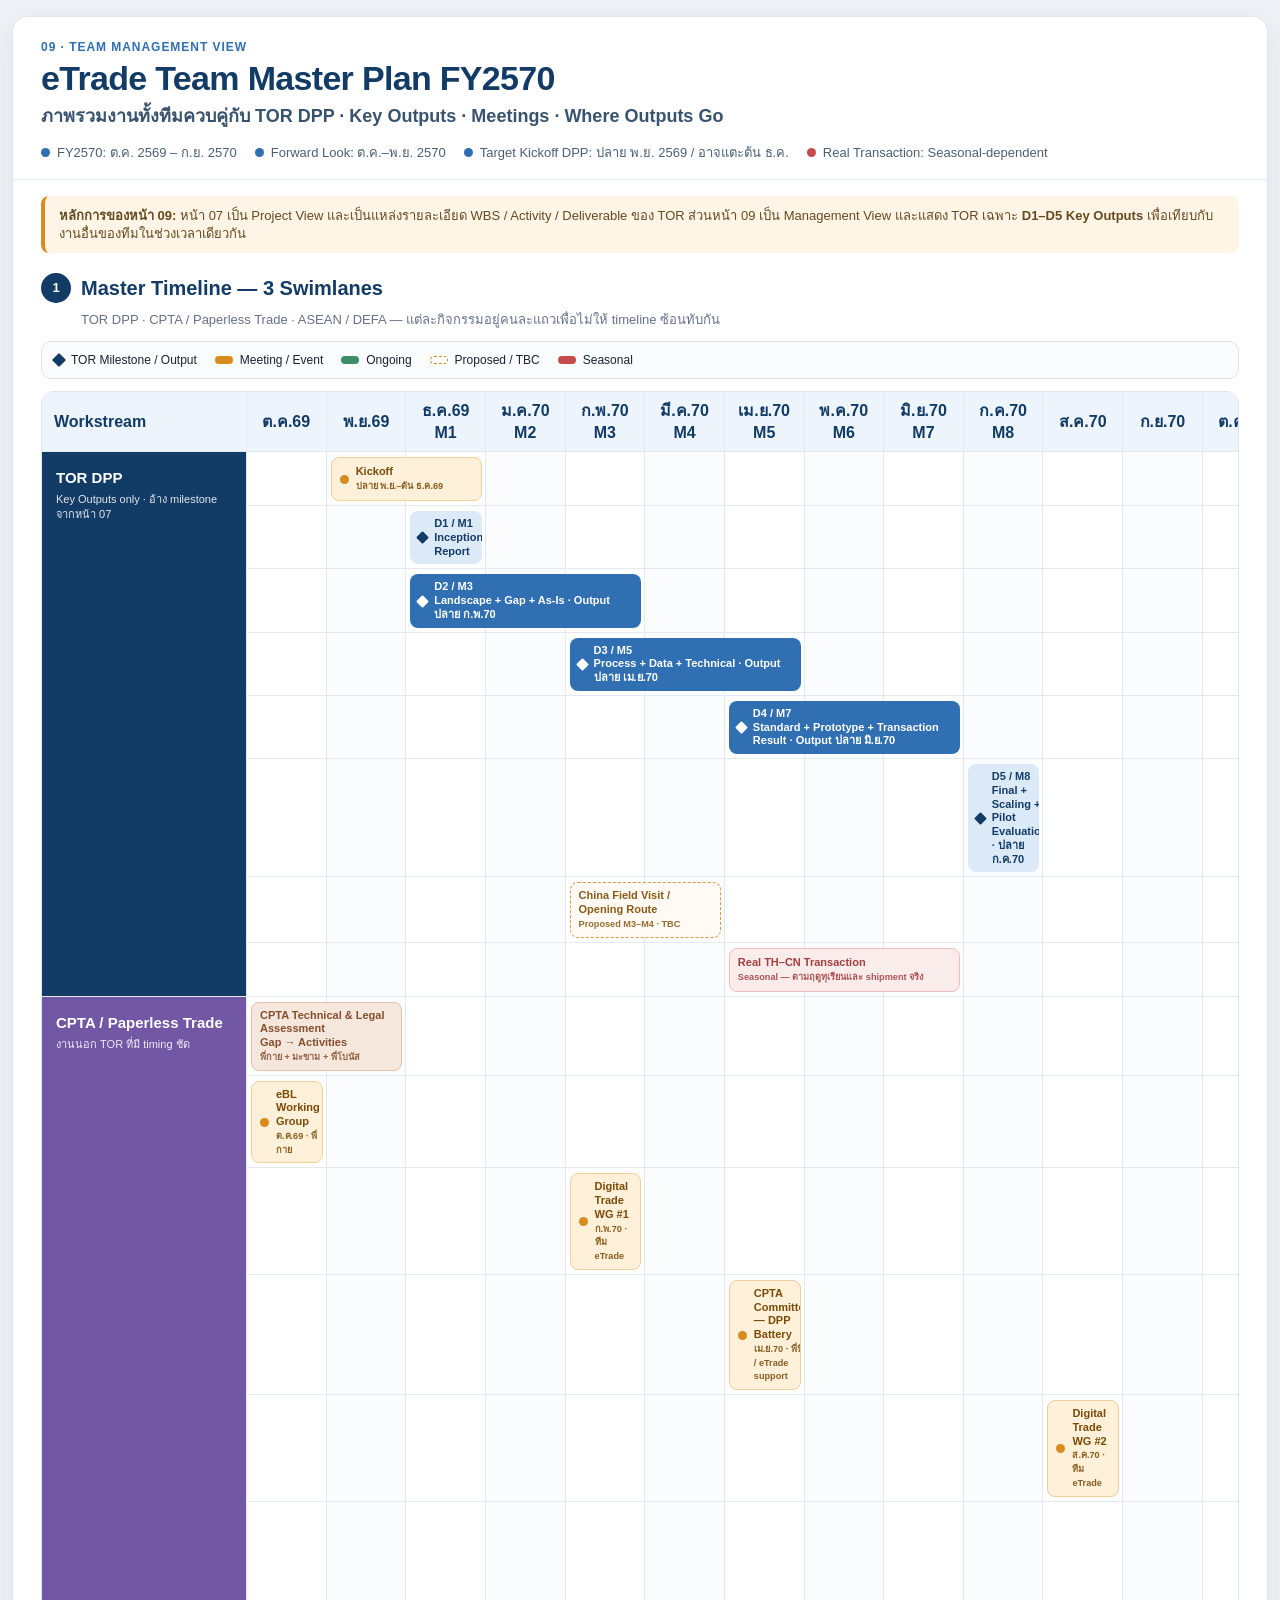
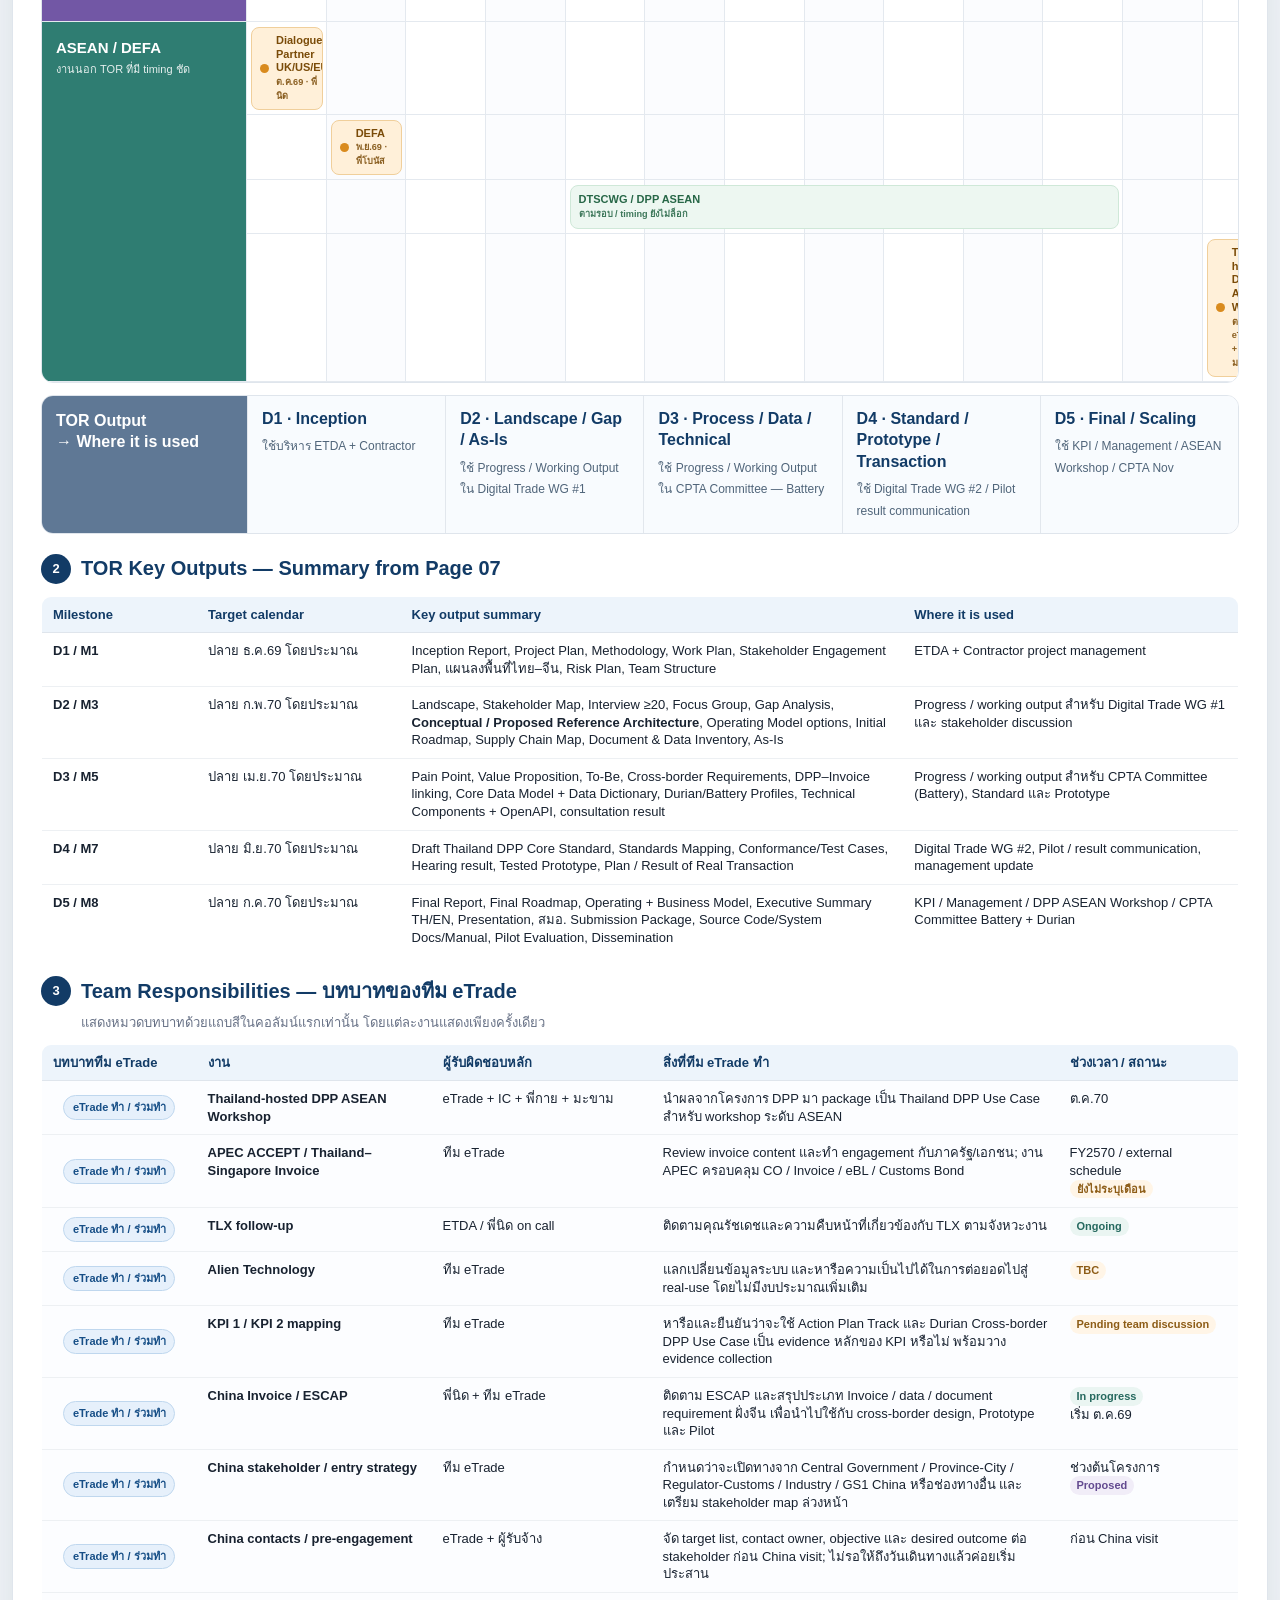
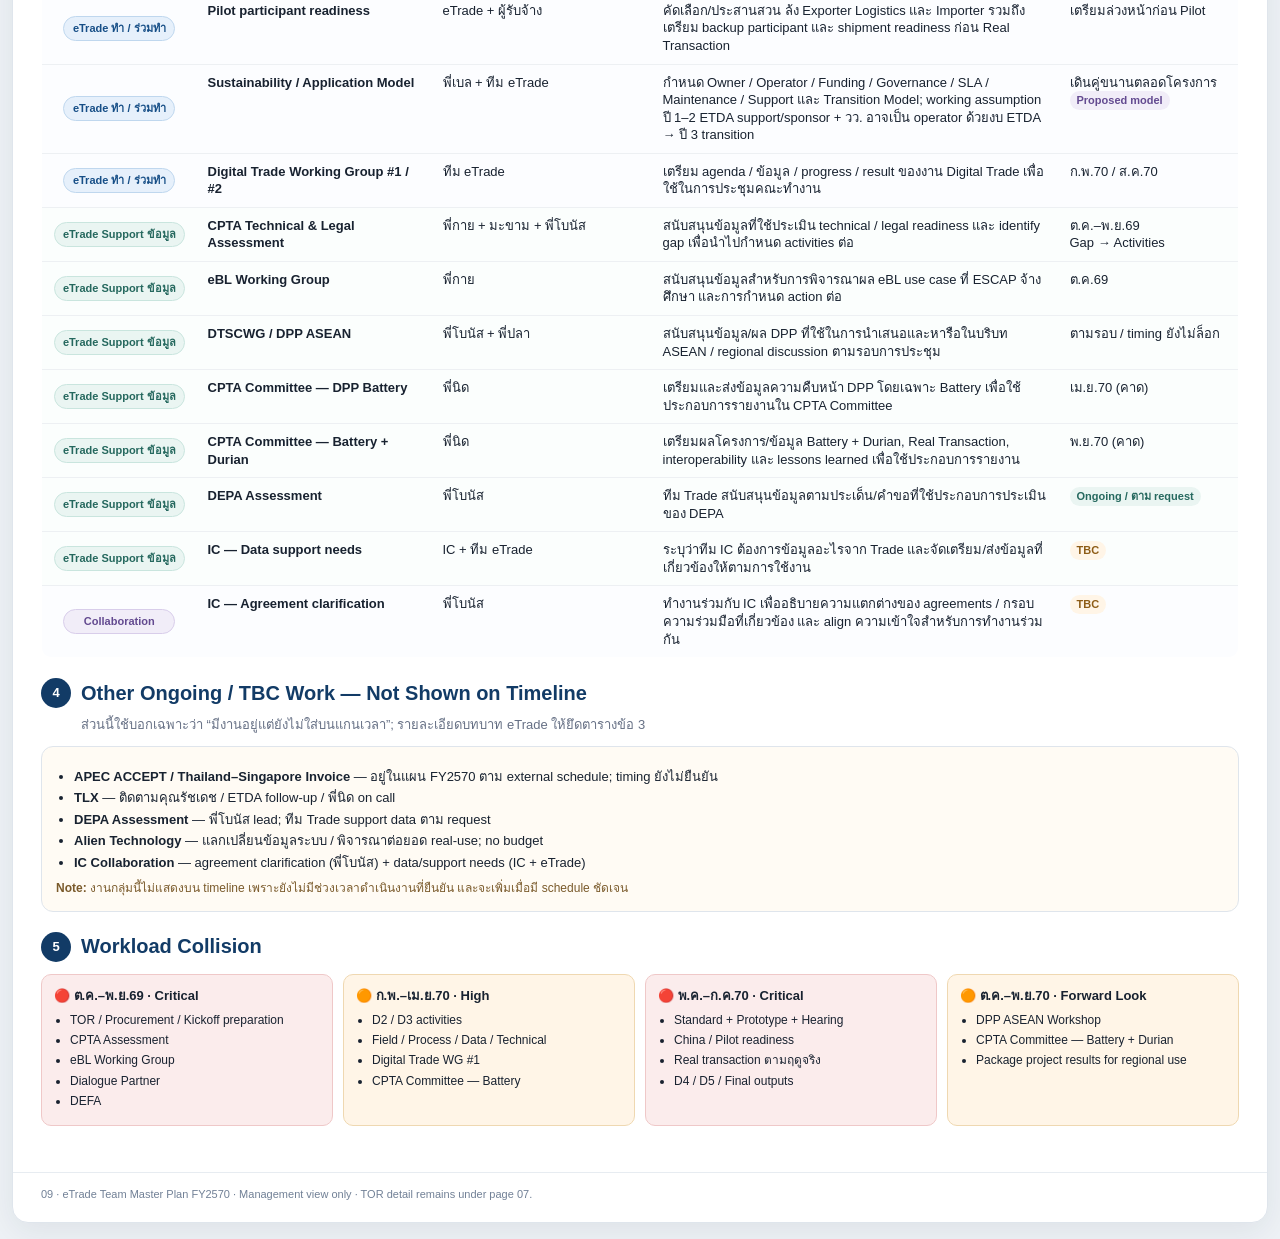
<file: 09_eTrade_Team_Master_Plan_FY2570_v8_roles_tags_only.html>
<!doctype html>
<html lang="th">
<head>
<meta charset="utf-8">
<meta name="viewport" content="width=device-width, initial-scale=1">
<title>09 · eTrade Team Master Plan FY2570</title>
<style>
:root{
  --navy:#123B66;
  --blue:#2F6FB2;
  --blue-2:#DCEAF8;
  --teal:#2F7D72;
  --teal-2:#EAF5F2;
  --purple:#7257A5;
  --purple-2:#F1EDF8;
  --amber:#D98B1E;
  --amber-2:#FFF5E7;
  --red:#C64B4B;
  --red-2:#FBECEC;
  --green:#3F8C68;
  --green-2:#EDF7F1;
  --gray:#667085;
  --gray-2:#DDE3EA;
  --gray-3:#F6F8FA;
  --text:#182230;
  --white:#fff;
}
*{box-sizing:border-box}
html{background:#eef2f6}
body{
  margin:0;
  font-family:"Noto Sans Thai","Leelawadee UI","Tahoma","Arial",sans-serif;
  color:var(--text);
  background:#eef2f6;
  line-height:1.35;
}
.page{
  width:min(1560px, calc(100vw - 24px));
  margin:16px auto;
  background:#fff;
  border:1px solid #dfe5ec;
  border-radius:16px;
  box-shadow:0 8px 32px rgba(24,34,48,.08);
  overflow:hidden;
}
.header{
  padding:22px 28px 18px;
  border-bottom:1px solid #e4e9ef;
  background:#fff;
}
.kicker{
  font-size:12px;
  font-weight:800;
  letter-spacing:.08em;
  text-transform:uppercase;
  color:var(--blue);
  margin-bottom:4px;
}
h1{
  margin:0;
  color:var(--navy);
  font-size:34px;
  line-height:1.12;
  letter-spacing:-.02em;
}
.subtitle{
  margin-top:7px;
  color:#39536f;
  font-size:18px;
  font-weight:700;
}
.header-meta{
  display:flex;
  flex-wrap:wrap;
  gap:10px 18px;
  margin-top:15px;
  font-size:13px;
  color:#4b5f73;
}
.meta-item{
  display:flex;
  align-items:center;
  gap:7px;
}
.dot{
  width:9px;height:9px;border-radius:50%;
  background:var(--blue);display:inline-block;flex:none;
}
.dot.red{background:var(--red)}
.note{
  margin:16px 28px 0;
  padding:11px 14px;
  border-left:4px solid var(--amber);
  border-radius:8px;
  background:var(--amber-2);
  color:#654a1f;
  font-size:13px;
}
.section{padding:20px 28px 0}
.section:last-of-type{padding-bottom:26px}
.section-title{
  display:flex;align-items:center;gap:10px;
  color:var(--navy);
  font-size:20px;font-weight:800;
  margin:0 0 12px;
}
.badge-no{
  width:30px;height:30px;border-radius:50%;
  display:inline-flex;align-items:center;justify-content:center;
  background:var(--navy);color:#fff;font-size:13px;flex:none;
}
.section-sub{
  margin:-4px 0 12px 40px;
  color:var(--gray);font-size:13px;
}
.legend{
  display:flex;flex-wrap:wrap;gap:10px 18px;
  padding:10px 12px;
  border:1px solid var(--gray-2);
  border-radius:10px;
  background:#fbfcfd;
  margin-bottom:12px;
  font-size:12px;
}
.legend-item{display:flex;align-items:center;gap:7px}
.swatch{width:18px;height:8px;border-radius:999px;background:var(--blue)}
.swatch.meeting{background:var(--amber)}
.swatch.ongoing{background:var(--green)}
.swatch.tbc{background:#fff;border:1px dashed var(--amber)}
.swatch.season{background:var(--red)}
.diamond{width:10px;height:10px;background:var(--navy);transform:rotate(45deg);display:inline-block;border-radius:1px}
.timeline-box{
  border:1px solid #dfe5ec;
  border-radius:12px;
  overflow-x:auto;
  background:#fff;
}
.timeline{
  min-width:1320px;
  display:grid;
  grid-template-columns:205px repeat(14,1fr);
  position:relative;
}
.tcell{
  min-height:106px;
  border-right:1px solid #e4e9ef;
  border-bottom:1px solid #e4e9ef;
  padding:8px;
  position:relative;
}
.thead{
  min-height:48px;
  background:#edf4fb;
  color:var(--navy);
  font-weight:800;
  display:flex;
  align-items:center;
  justify-content:center;
  text-align:center;
}
.thead:first-child{justify-content:flex-start;padding-left:12px}
.lane{
  color:#fff;
  font-weight:800;
  font-size:15px;
  display:flex;
  flex-direction:column;
  justify-content:center;
  padding:14px;
}
.lane small{
  font-size:11px;font-weight:500;opacity:.88;margin-top:4px
}
.lane.tor{background:var(--navy)}
.lane.cpta{background:var(--purple)}
.lane.asean{background:var(--teal)}
.month{background:#fff}
.month.alt{background:#fbfcfe}
.bar{
  margin:6px 3px;
  border-radius:8px;
  padding:6px 8px;
  font-size:11px;
  line-height:1.25;
  font-weight:700;
  min-height:36px;
  display:flex;
  align-items:center;
  gap:7px;
  z-index:5;
  align-self:start;
}
.bar.tor{background:var(--blue);color:#fff}
.bar.torlight{background:var(--blue-2);color:var(--navy)}
.bar.meeting{background:#fff0d9;color:#7a4b08;border:1px solid #f0cf9b}
.bar.assess{background:#f6e7dd;color:#834e2c;border:1px solid #e3c1aa}
.bar.asean{background:var(--green-2);color:#276747;border:1px solid #cfe8d8}
.bar.tbc{background:#fffaf3;color:#895b19;border:1px dashed #d79a42}
.bar.season{background:var(--red-2);color:#a13f3f;border:1px solid #edbcbc}
.bar .mini-diamond{width:9px;height:9px;background:#fff;transform:rotate(45deg);border-radius:1px;flex:none}
.bar.torlight .mini-diamond{background:var(--navy)}
.event-dot{width:9px;height:9px;border-radius:50%;background:var(--amber);flex:none}
.annotation{
  position:absolute;
  left:8px;right:8px;bottom:7px;
  padding-top:6px;
  border-top:1px dashed #cfd7e1;
  color:#52677b;
  font-size:10px;
  line-height:1.25;
}
.use-strip{
  display:grid;
  grid-template-columns:205px repeat(5,1fr);
  border:1px solid #dfe5ec;
  border-radius:12px;
  overflow:hidden;
  margin-top:12px;
}
.use-label{
  background:#5f7895;color:#fff;
  padding:14px;font-weight:800;
}
.use-box{
  padding:12px 14px;
  border-left:1px solid #e2e7ed;
  background:#f8fbfe;
}
.use-box b{display:block;color:var(--navy);margin-bottom:5px}
.use-box span{font-size:12px;color:#50657a}
.table{
  width:100%;
  border-collapse:collapse;
  border:1px solid #dfe5ec;
  border-radius:10px;
  overflow:hidden;
  font-size:13px;
}
.table th{
  text-align:left;
  background:#edf4fb;
  color:var(--navy);
  padding:9px 11px;
  border-bottom:1px solid #dfe5ec;
}
.table td{
  vertical-align:top;
  padding:9px 11px;
  border-bottom:1px solid #edf0f3;
}
.table tr:last-child td{border-bottom:0}
.tag{
  display:inline-block;
  padding:2px 7px;
  border-radius:999px;
  font-size:11px;
  font-weight:800;
  background:#e9eef4;
  color:#3f556b;
}
.tag.ongoing{background:var(--teal-2);color:#26695f}
.tag.pending{background:var(--amber-2);color:#8d5c16}
.tag.proposed{background:var(--purple-2);color:#634a90}
.grid2{display:grid;grid-template-columns:1fr 1fr;gap:14px}
.card{
  border:1px solid #dfe5ec;
  border-radius:12px;
  padding:14px;
  background:#fff;
}
.card h3{margin:0 0 8px;color:var(--navy);font-size:15px}
.card ul{margin:7px 0 0 18px;padding:0}
.card li{margin:4px 0;font-size:13px}
.soft-blue{background:#f7fbff}
.soft-green{background:#f7fbf9}
.soft-amber{background:#fffbf4}
.soft-red{background:#fff8f8}
.collision{
  display:grid;
  grid-template-columns:repeat(4,1fr);
  gap:10px;
}
.cblock{
  border-radius:10px;
  padding:12px;
  min-height:132px;
  border:1px solid #e4e7eb;
}
.cblock.critical{background:var(--red-2);border-color:#efc8c8}
.cblock.high{background:var(--amber-2);border-color:#efd8b1}
.cblock h4{margin:0 0 8px;font-size:13px}
.cblock ul{margin:0 0 0 16px;padding:0;font-size:12px}
.cblock li{margin:4px 0}
.footer{
  margin-top:20px;
  padding:14px 28px 20px;
  color:#718096;
  font-size:11px;
  border-top:1px solid #e7ecf1;
}

.role-note{
  display:flex;
  flex-wrap:wrap;
  gap:8px 14px;
  margin:-2px 0 12px 40px;
  font-size:12px;
  color:#56697d;
}
.role-key{
  display:inline-flex;
  align-items:center;
  gap:7px;
}
.role-chip{
  display:inline-block;
  min-width:112px;
  text-align:center;
  padding:4px 8px;
  border-radius:999px;
  font-size:11px;
  font-weight:800;
  white-space:nowrap;
}
.role-chip.do{
  background:#E6F0FB;
  color:#174F87;
  border:1px solid #BFD7EE;
}
.role-chip.support{
  background:#EAF5F2;
  color:#25685E;
  border:1px solid #C9E5DE;
}
.role-chip.collab{
  background:#F1EDF8;
  color:#634A90;
  border:1px solid #D8CDEA;
}
.role-table td:first-child{
  width:155px;
  text-align:center;
  vertical-align:middle;
}
.role-table .support-row{
  background:#FBFEFD;
}
.role-table .do-row{
  background:#FCFDFF;
}

@media(max-width:900px){
  h1{font-size:28px}
  .grid2,.collision{grid-template-columns:1fr}
}
@media print{
  html,body{background:#fff}
  body{print-color-adjust:exact;-webkit-print-color-adjust:exact}
  .page{width:100%;margin:0;box-shadow:none;border:0;border-radius:0}
  .timeline-box{overflow:visible}
  .timeline{min-width:0}
  .section{page-break-inside:avoid}
  @page{size:A4 landscape;margin:8mm}
}

/* v3: timeline items are placed on dedicated sub-rows to prevent overlap */
.timeline{grid-auto-rows:minmax(54px,auto)}
.timeline .tcell{min-height:54px}
.timeline .lane{align-self:stretch;justify-content:flex-start;padding-top:16px}
.timeline .bar{
  min-height:42px;
  height:auto;
  margin:5px 4px;
  align-self:stretch;
  justify-content:flex-start;
  overflow:hidden;
}
.timeline .bar small{font-weight:600;opacity:.88}
.timeline .month{min-height:54px}
@media print{
  .timeline{grid-auto-rows:minmax(45px,auto)}
  .timeline .tcell{min-height:45px}
  .timeline .bar{min-height:34px;font-size:9px;padding:4px 6px}
}

</style>
</head>
<body>
<div class="page">
  <header class="header">
    <div class="kicker">09 · Team Management View</div>
    <h1>eTrade Team Master Plan FY2570</h1>
    <div class="subtitle">ภาพรวมงานทั้งทีมควบคู่กับ TOR DPP · Key Outputs · Meetings · Where Outputs Go</div>
    <div class="header-meta">
      <div class="meta-item"><span class="dot"></span> FY2570: ต.ค. 2569 – ก.ย. 2570</div>
      <div class="meta-item"><span class="dot"></span> Forward Look: ต.ค.–พ.ย. 2570</div>
      <div class="meta-item"><span class="dot"></span> Target Kickoff DPP: ปลาย พ.ย. 2569 / อาจแตะต้น ธ.ค.</div>
      <div class="meta-item"><span class="dot red"></span> Real Transaction: Seasonal-dependent</div>
    </div>
  </header>

  <div class="note">
    <b>หลักการของหน้า 09:</b> หน้า 07 เป็น Project View และเป็นแหล่งรายละเอียด WBS / Activity / Deliverable ของ TOR
    ส่วนหน้า 09 เป็น Management View และแสดง TOR เฉพาะ <b>D1–D5 Key Outputs</b> เพื่อเทียบกับงานอื่นของทีมในช่วงเวลาเดียวกัน
  </div>

  <section class="section">
    <div class="section-title"><span class="badge-no">1</span>Master Timeline — 3 Swimlanes</div>
    <div class="section-sub">TOR DPP · CPTA / Paperless Trade · ASEAN / DEFA — แต่ละกิจกรรมอยู่คนละแถวเพื่อไม่ให้ timeline ซ้อนทับกัน</div>
    <div class="legend">
      <div class="legend-item"><span class="diamond"></span> TOR Milestone / Output</div>
      <div class="legend-item"><span class="swatch meeting"></span> Meeting / Event</div>
      <div class="legend-item"><span class="swatch ongoing"></span> Ongoing</div>
      <div class="legend-item"><span class="swatch tbc"></span> Proposed / TBC</div>
      <div class="legend-item"><span class="swatch season"></span> Seasonal</div>
    </div>

    <div class="timeline-box">
      <div class="timeline">
        <div class="tcell thead">Workstream</div>
        <div class="tcell thead">ต.ค.69</div>
        <div class="tcell thead">พ.ย.69</div>
        <div class="tcell thead">ธ.ค.69<br>M1</div>
        <div class="tcell thead">ม.ค.70<br>M2</div>
        <div class="tcell thead">ก.พ.70<br>M3</div>
        <div class="tcell thead">มี.ค.70<br>M4</div>
        <div class="tcell thead">เม.ย.70<br>M5</div>
        <div class="tcell thead">พ.ค.70<br>M6</div>
        <div class="tcell thead">มิ.ย.70<br>M7</div>
        <div class="tcell thead">ก.ค.70<br>M8</div>
        <div class="tcell thead">ส.ค.70</div>
        <div class="tcell thead">ก.ย.70</div>
        <div class="tcell thead">ต.ค.70</div>
        <div class="tcell thead">พ.ย.70</div>

        <!-- SWIMLANE 1: TOR DPP (rows 2-9) -->
        <div class="tcell lane tor" style="grid-column:1;grid-row:2 / span 8">
          TOR DPP
          <small>Key Outputs only · อ้าง milestone จากหน้า 07</small>
        </div>
        <div class="tcell month" style="grid-column:2;grid-row:2"></div>
<div class="tcell month alt" style="grid-column:3;grid-row:2"></div>
<div class="tcell month" style="grid-column:4;grid-row:2"></div>
<div class="tcell month alt" style="grid-column:5;grid-row:2"></div>
<div class="tcell month" style="grid-column:6;grid-row:2"></div>
<div class="tcell month alt" style="grid-column:7;grid-row:2"></div>
<div class="tcell month" style="grid-column:8;grid-row:2"></div>
<div class="tcell month alt" style="grid-column:9;grid-row:2"></div>
<div class="tcell month" style="grid-column:10;grid-row:2"></div>
<div class="tcell month alt" style="grid-column:11;grid-row:2"></div>
<div class="tcell month" style="grid-column:12;grid-row:2"></div>
<div class="tcell month alt" style="grid-column:13;grid-row:2"></div>
<div class="tcell month" style="grid-column:14;grid-row:2"></div>
<div class="tcell month alt" style="grid-column:15;grid-row:2"></div>
        <div class="tcell month" style="grid-column:2;grid-row:3"></div>
<div class="tcell month alt" style="grid-column:3;grid-row:3"></div>
<div class="tcell month" style="grid-column:4;grid-row:3"></div>
<div class="tcell month alt" style="grid-column:5;grid-row:3"></div>
<div class="tcell month" style="grid-column:6;grid-row:3"></div>
<div class="tcell month alt" style="grid-column:7;grid-row:3"></div>
<div class="tcell month" style="grid-column:8;grid-row:3"></div>
<div class="tcell month alt" style="grid-column:9;grid-row:3"></div>
<div class="tcell month" style="grid-column:10;grid-row:3"></div>
<div class="tcell month alt" style="grid-column:11;grid-row:3"></div>
<div class="tcell month" style="grid-column:12;grid-row:3"></div>
<div class="tcell month alt" style="grid-column:13;grid-row:3"></div>
<div class="tcell month" style="grid-column:14;grid-row:3"></div>
<div class="tcell month alt" style="grid-column:15;grid-row:3"></div>
        <div class="tcell month" style="grid-column:2;grid-row:4"></div>
<div class="tcell month alt" style="grid-column:3;grid-row:4"></div>
<div class="tcell month" style="grid-column:4;grid-row:4"></div>
<div class="tcell month alt" style="grid-column:5;grid-row:4"></div>
<div class="tcell month" style="grid-column:6;grid-row:4"></div>
<div class="tcell month alt" style="grid-column:7;grid-row:4"></div>
<div class="tcell month" style="grid-column:8;grid-row:4"></div>
<div class="tcell month alt" style="grid-column:9;grid-row:4"></div>
<div class="tcell month" style="grid-column:10;grid-row:4"></div>
<div class="tcell month alt" style="grid-column:11;grid-row:4"></div>
<div class="tcell month" style="grid-column:12;grid-row:4"></div>
<div class="tcell month alt" style="grid-column:13;grid-row:4"></div>
<div class="tcell month" style="grid-column:14;grid-row:4"></div>
<div class="tcell month alt" style="grid-column:15;grid-row:4"></div>
        <div class="tcell month" style="grid-column:2;grid-row:5"></div>
<div class="tcell month alt" style="grid-column:3;grid-row:5"></div>
<div class="tcell month" style="grid-column:4;grid-row:5"></div>
<div class="tcell month alt" style="grid-column:5;grid-row:5"></div>
<div class="tcell month" style="grid-column:6;grid-row:5"></div>
<div class="tcell month alt" style="grid-column:7;grid-row:5"></div>
<div class="tcell month" style="grid-column:8;grid-row:5"></div>
<div class="tcell month alt" style="grid-column:9;grid-row:5"></div>
<div class="tcell month" style="grid-column:10;grid-row:5"></div>
<div class="tcell month alt" style="grid-column:11;grid-row:5"></div>
<div class="tcell month" style="grid-column:12;grid-row:5"></div>
<div class="tcell month alt" style="grid-column:13;grid-row:5"></div>
<div class="tcell month" style="grid-column:14;grid-row:5"></div>
<div class="tcell month alt" style="grid-column:15;grid-row:5"></div>
        <div class="tcell month" style="grid-column:2;grid-row:6"></div>
<div class="tcell month alt" style="grid-column:3;grid-row:6"></div>
<div class="tcell month" style="grid-column:4;grid-row:6"></div>
<div class="tcell month alt" style="grid-column:5;grid-row:6"></div>
<div class="tcell month" style="grid-column:6;grid-row:6"></div>
<div class="tcell month alt" style="grid-column:7;grid-row:6"></div>
<div class="tcell month" style="grid-column:8;grid-row:6"></div>
<div class="tcell month alt" style="grid-column:9;grid-row:6"></div>
<div class="tcell month" style="grid-column:10;grid-row:6"></div>
<div class="tcell month alt" style="grid-column:11;grid-row:6"></div>
<div class="tcell month" style="grid-column:12;grid-row:6"></div>
<div class="tcell month alt" style="grid-column:13;grid-row:6"></div>
<div class="tcell month" style="grid-column:14;grid-row:6"></div>
<div class="tcell month alt" style="grid-column:15;grid-row:6"></div>
        <div class="tcell month" style="grid-column:2;grid-row:7"></div>
<div class="tcell month alt" style="grid-column:3;grid-row:7"></div>
<div class="tcell month" style="grid-column:4;grid-row:7"></div>
<div class="tcell month alt" style="grid-column:5;grid-row:7"></div>
<div class="tcell month" style="grid-column:6;grid-row:7"></div>
<div class="tcell month alt" style="grid-column:7;grid-row:7"></div>
<div class="tcell month" style="grid-column:8;grid-row:7"></div>
<div class="tcell month alt" style="grid-column:9;grid-row:7"></div>
<div class="tcell month" style="grid-column:10;grid-row:7"></div>
<div class="tcell month alt" style="grid-column:11;grid-row:7"></div>
<div class="tcell month" style="grid-column:12;grid-row:7"></div>
<div class="tcell month alt" style="grid-column:13;grid-row:7"></div>
<div class="tcell month" style="grid-column:14;grid-row:7"></div>
<div class="tcell month alt" style="grid-column:15;grid-row:7"></div>
        <div class="tcell month" style="grid-column:2;grid-row:8"></div>
<div class="tcell month alt" style="grid-column:3;grid-row:8"></div>
<div class="tcell month" style="grid-column:4;grid-row:8"></div>
<div class="tcell month alt" style="grid-column:5;grid-row:8"></div>
<div class="tcell month" style="grid-column:6;grid-row:8"></div>
<div class="tcell month alt" style="grid-column:7;grid-row:8"></div>
<div class="tcell month" style="grid-column:8;grid-row:8"></div>
<div class="tcell month alt" style="grid-column:9;grid-row:8"></div>
<div class="tcell month" style="grid-column:10;grid-row:8"></div>
<div class="tcell month alt" style="grid-column:11;grid-row:8"></div>
<div class="tcell month" style="grid-column:12;grid-row:8"></div>
<div class="tcell month alt" style="grid-column:13;grid-row:8"></div>
<div class="tcell month" style="grid-column:14;grid-row:8"></div>
<div class="tcell month alt" style="grid-column:15;grid-row:8"></div>
        <div class="tcell month" style="grid-column:2;grid-row:9"></div>
<div class="tcell month alt" style="grid-column:3;grid-row:9"></div>
<div class="tcell month" style="grid-column:4;grid-row:9"></div>
<div class="tcell month alt" style="grid-column:5;grid-row:9"></div>
<div class="tcell month" style="grid-column:6;grid-row:9"></div>
<div class="tcell month alt" style="grid-column:7;grid-row:9"></div>
<div class="tcell month" style="grid-column:8;grid-row:9"></div>
<div class="tcell month alt" style="grid-column:9;grid-row:9"></div>
<div class="tcell month" style="grid-column:10;grid-row:9"></div>
<div class="tcell month alt" style="grid-column:11;grid-row:9"></div>
<div class="tcell month" style="grid-column:12;grid-row:9"></div>
<div class="tcell month alt" style="grid-column:13;grid-row:9"></div>
<div class="tcell month" style="grid-column:14;grid-row:9"></div>
<div class="tcell month alt" style="grid-column:15;grid-row:9"></div>

        <div class="bar meeting" style="grid-column:3 / span 2;grid-row:2"><span class="event-dot"></span><span><b>Kickoff</b><br><small>ปลาย พ.ย.–ต้น ธ.ค.69</small></span></div>
        <div class="bar torlight" style="grid-column:4;grid-row:3"><span class="mini-diamond"></span><span><b>D1 / M1</b><br>Inception Report</span></div>
        <div class="bar tor" style="grid-column:4 / span 3;grid-row:4"><span class="mini-diamond"></span><span><b>D2 / M3</b><br>Landscape + Gap + As-Is · Output ปลาย ก.พ.70</span></div>
        <div class="bar tor" style="grid-column:6 / span 3;grid-row:5"><span class="mini-diamond"></span><span><b>D3 / M5</b><br>Process + Data + Technical · Output ปลาย เม.ย.70</span></div>
        <div class="bar tor" style="grid-column:8 / span 3;grid-row:6"><span class="mini-diamond"></span><span><b>D4 / M7</b><br>Standard + Prototype + Transaction Result · Output ปลาย มิ.ย.70</span></div>
        <div class="bar torlight" style="grid-column:11;grid-row:7"><span class="mini-diamond"></span><span><b>D5 / M8</b><br>Final + Scaling + Pilot Evaluation · ปลาย ก.ค.70</span></div>
        <div class="bar tbc" style="grid-column:6 / span 2;grid-row:8"><span><b>China Field Visit / Opening Route</b><br><small>Proposed M3–M4 · TBC</small></span></div>
        <div class="bar season" style="grid-column:8 / span 3;grid-row:9"><span><b>Real TH–CN Transaction</b><br><small>Seasonal — ตามฤดูทุเรียนและ shipment จริง</small></span></div>

        <!-- SWIMLANE 2: CPTA / Paperless Trade (rows 10-15) -->
        <div class="tcell lane cpta" style="grid-column:1;grid-row:10 / span 6">
          CPTA / Paperless Trade
          <small>งานนอก TOR ที่มี timing ชัด</small>
        </div>
        <div class="tcell month" style="grid-column:2;grid-row:10"></div>
<div class="tcell month alt" style="grid-column:3;grid-row:10"></div>
<div class="tcell month" style="grid-column:4;grid-row:10"></div>
<div class="tcell month alt" style="grid-column:5;grid-row:10"></div>
<div class="tcell month" style="grid-column:6;grid-row:10"></div>
<div class="tcell month alt" style="grid-column:7;grid-row:10"></div>
<div class="tcell month" style="grid-column:8;grid-row:10"></div>
<div class="tcell month alt" style="grid-column:9;grid-row:10"></div>
<div class="tcell month" style="grid-column:10;grid-row:10"></div>
<div class="tcell month alt" style="grid-column:11;grid-row:10"></div>
<div class="tcell month" style="grid-column:12;grid-row:10"></div>
<div class="tcell month alt" style="grid-column:13;grid-row:10"></div>
<div class="tcell month" style="grid-column:14;grid-row:10"></div>
<div class="tcell month alt" style="grid-column:15;grid-row:10"></div>
        <div class="tcell month" style="grid-column:2;grid-row:11"></div>
<div class="tcell month alt" style="grid-column:3;grid-row:11"></div>
<div class="tcell month" style="grid-column:4;grid-row:11"></div>
<div class="tcell month alt" style="grid-column:5;grid-row:11"></div>
<div class="tcell month" style="grid-column:6;grid-row:11"></div>
<div class="tcell month alt" style="grid-column:7;grid-row:11"></div>
<div class="tcell month" style="grid-column:8;grid-row:11"></div>
<div class="tcell month alt" style="grid-column:9;grid-row:11"></div>
<div class="tcell month" style="grid-column:10;grid-row:11"></div>
<div class="tcell month alt" style="grid-column:11;grid-row:11"></div>
<div class="tcell month" style="grid-column:12;grid-row:11"></div>
<div class="tcell month alt" style="grid-column:13;grid-row:11"></div>
<div class="tcell month" style="grid-column:14;grid-row:11"></div>
<div class="tcell month alt" style="grid-column:15;grid-row:11"></div>
        <div class="tcell month" style="grid-column:2;grid-row:12"></div>
<div class="tcell month alt" style="grid-column:3;grid-row:12"></div>
<div class="tcell month" style="grid-column:4;grid-row:12"></div>
<div class="tcell month alt" style="grid-column:5;grid-row:12"></div>
<div class="tcell month" style="grid-column:6;grid-row:12"></div>
<div class="tcell month alt" style="grid-column:7;grid-row:12"></div>
<div class="tcell month" style="grid-column:8;grid-row:12"></div>
<div class="tcell month alt" style="grid-column:9;grid-row:12"></div>
<div class="tcell month" style="grid-column:10;grid-row:12"></div>
<div class="tcell month alt" style="grid-column:11;grid-row:12"></div>
<div class="tcell month" style="grid-column:12;grid-row:12"></div>
<div class="tcell month alt" style="grid-column:13;grid-row:12"></div>
<div class="tcell month" style="grid-column:14;grid-row:12"></div>
<div class="tcell month alt" style="grid-column:15;grid-row:12"></div>
        <div class="tcell month" style="grid-column:2;grid-row:13"></div>
<div class="tcell month alt" style="grid-column:3;grid-row:13"></div>
<div class="tcell month" style="grid-column:4;grid-row:13"></div>
<div class="tcell month alt" style="grid-column:5;grid-row:13"></div>
<div class="tcell month" style="grid-column:6;grid-row:13"></div>
<div class="tcell month alt" style="grid-column:7;grid-row:13"></div>
<div class="tcell month" style="grid-column:8;grid-row:13"></div>
<div class="tcell month alt" style="grid-column:9;grid-row:13"></div>
<div class="tcell month" style="grid-column:10;grid-row:13"></div>
<div class="tcell month alt" style="grid-column:11;grid-row:13"></div>
<div class="tcell month" style="grid-column:12;grid-row:13"></div>
<div class="tcell month alt" style="grid-column:13;grid-row:13"></div>
<div class="tcell month" style="grid-column:14;grid-row:13"></div>
<div class="tcell month alt" style="grid-column:15;grid-row:13"></div>
        <div class="tcell month" style="grid-column:2;grid-row:14"></div>
<div class="tcell month alt" style="grid-column:3;grid-row:14"></div>
<div class="tcell month" style="grid-column:4;grid-row:14"></div>
<div class="tcell month alt" style="grid-column:5;grid-row:14"></div>
<div class="tcell month" style="grid-column:6;grid-row:14"></div>
<div class="tcell month alt" style="grid-column:7;grid-row:14"></div>
<div class="tcell month" style="grid-column:8;grid-row:14"></div>
<div class="tcell month alt" style="grid-column:9;grid-row:14"></div>
<div class="tcell month" style="grid-column:10;grid-row:14"></div>
<div class="tcell month alt" style="grid-column:11;grid-row:14"></div>
<div class="tcell month" style="grid-column:12;grid-row:14"></div>
<div class="tcell month alt" style="grid-column:13;grid-row:14"></div>
<div class="tcell month" style="grid-column:14;grid-row:14"></div>
<div class="tcell month alt" style="grid-column:15;grid-row:14"></div>
        <div class="tcell month" style="grid-column:2;grid-row:15"></div>
<div class="tcell month alt" style="grid-column:3;grid-row:15"></div>
<div class="tcell month" style="grid-column:4;grid-row:15"></div>
<div class="tcell month alt" style="grid-column:5;grid-row:15"></div>
<div class="tcell month" style="grid-column:6;grid-row:15"></div>
<div class="tcell month alt" style="grid-column:7;grid-row:15"></div>
<div class="tcell month" style="grid-column:8;grid-row:15"></div>
<div class="tcell month alt" style="grid-column:9;grid-row:15"></div>
<div class="tcell month" style="grid-column:10;grid-row:15"></div>
<div class="tcell month alt" style="grid-column:11;grid-row:15"></div>
<div class="tcell month" style="grid-column:12;grid-row:15"></div>
<div class="tcell month alt" style="grid-column:13;grid-row:15"></div>
<div class="tcell month" style="grid-column:14;grid-row:15"></div>
<div class="tcell month alt" style="grid-column:15;grid-row:15"></div>

        <div class="bar assess" style="grid-column:2 / span 2;grid-row:10"><span><b>CPTA Technical &amp; Legal Assessment</b><br>Gap → Activities<br><small>พี่กาย + มะขาม + พี่โบนัส</small></span></div>
        <div class="bar meeting" style="grid-column:2;grid-row:11"><span class="event-dot"></span><span><b>eBL Working Group</b><br><small>ต.ค.69 · พี่กาย</small></span></div>
        <div class="bar meeting" style="grid-column:6;grid-row:12"><span class="event-dot"></span><span><b>Digital Trade WG #1</b><br><small>ก.พ.70 · ทีม eTrade</small></span></div>
        <div class="bar meeting" style="grid-column:8;grid-row:13"><span class="event-dot"></span><span><b>CPTA Committee — DPP Battery</b><br><small>เม.ย.70 · พี่นิด / eTrade support</small></span></div>
        <div class="bar meeting" style="grid-column:12;grid-row:14"><span class="event-dot"></span><span><b>Digital Trade WG #2</b><br><small>ส.ค.70 · ทีม eTrade</small></span></div>
        <div class="bar meeting" style="grid-column:15;grid-row:15"><span class="event-dot"></span><span><b>CPTA Committee — Battery + Durian</b><br><small>พ.ย.70 · พี่นิด / eTrade support</small></span></div>

        <!-- SWIMLANE 3: ASEAN / DEFA (rows 16-19) -->
        <div class="tcell lane asean" style="grid-column:1;grid-row:16 / span 4">
          ASEAN / DEFA
          <small>งานนอก TOR ที่มี timing ชัด</small>
        </div>
        <div class="tcell month" style="grid-column:2;grid-row:16"></div>
<div class="tcell month alt" style="grid-column:3;grid-row:16"></div>
<div class="tcell month" style="grid-column:4;grid-row:16"></div>
<div class="tcell month alt" style="grid-column:5;grid-row:16"></div>
<div class="tcell month" style="grid-column:6;grid-row:16"></div>
<div class="tcell month alt" style="grid-column:7;grid-row:16"></div>
<div class="tcell month" style="grid-column:8;grid-row:16"></div>
<div class="tcell month alt" style="grid-column:9;grid-row:16"></div>
<div class="tcell month" style="grid-column:10;grid-row:16"></div>
<div class="tcell month alt" style="grid-column:11;grid-row:16"></div>
<div class="tcell month" style="grid-column:12;grid-row:16"></div>
<div class="tcell month alt" style="grid-column:13;grid-row:16"></div>
<div class="tcell month" style="grid-column:14;grid-row:16"></div>
<div class="tcell month alt" style="grid-column:15;grid-row:16"></div>
        <div class="tcell month" style="grid-column:2;grid-row:17"></div>
<div class="tcell month alt" style="grid-column:3;grid-row:17"></div>
<div class="tcell month" style="grid-column:4;grid-row:17"></div>
<div class="tcell month alt" style="grid-column:5;grid-row:17"></div>
<div class="tcell month" style="grid-column:6;grid-row:17"></div>
<div class="tcell month alt" style="grid-column:7;grid-row:17"></div>
<div class="tcell month" style="grid-column:8;grid-row:17"></div>
<div class="tcell month alt" style="grid-column:9;grid-row:17"></div>
<div class="tcell month" style="grid-column:10;grid-row:17"></div>
<div class="tcell month alt" style="grid-column:11;grid-row:17"></div>
<div class="tcell month" style="grid-column:12;grid-row:17"></div>
<div class="tcell month alt" style="grid-column:13;grid-row:17"></div>
<div class="tcell month" style="grid-column:14;grid-row:17"></div>
<div class="tcell month alt" style="grid-column:15;grid-row:17"></div>
        <div class="tcell month" style="grid-column:2;grid-row:18"></div>
<div class="tcell month alt" style="grid-column:3;grid-row:18"></div>
<div class="tcell month" style="grid-column:4;grid-row:18"></div>
<div class="tcell month alt" style="grid-column:5;grid-row:18"></div>
<div class="tcell month" style="grid-column:6;grid-row:18"></div>
<div class="tcell month alt" style="grid-column:7;grid-row:18"></div>
<div class="tcell month" style="grid-column:8;grid-row:18"></div>
<div class="tcell month alt" style="grid-column:9;grid-row:18"></div>
<div class="tcell month" style="grid-column:10;grid-row:18"></div>
<div class="tcell month alt" style="grid-column:11;grid-row:18"></div>
<div class="tcell month" style="grid-column:12;grid-row:18"></div>
<div class="tcell month alt" style="grid-column:13;grid-row:18"></div>
<div class="tcell month" style="grid-column:14;grid-row:18"></div>
<div class="tcell month alt" style="grid-column:15;grid-row:18"></div>
        <div class="tcell month" style="grid-column:2;grid-row:19"></div>
<div class="tcell month alt" style="grid-column:3;grid-row:19"></div>
<div class="tcell month" style="grid-column:4;grid-row:19"></div>
<div class="tcell month alt" style="grid-column:5;grid-row:19"></div>
<div class="tcell month" style="grid-column:6;grid-row:19"></div>
<div class="tcell month alt" style="grid-column:7;grid-row:19"></div>
<div class="tcell month" style="grid-column:8;grid-row:19"></div>
<div class="tcell month alt" style="grid-column:9;grid-row:19"></div>
<div class="tcell month" style="grid-column:10;grid-row:19"></div>
<div class="tcell month alt" style="grid-column:11;grid-row:19"></div>
<div class="tcell month" style="grid-column:12;grid-row:19"></div>
<div class="tcell month alt" style="grid-column:13;grid-row:19"></div>
<div class="tcell month" style="grid-column:14;grid-row:19"></div>
<div class="tcell month alt" style="grid-column:15;grid-row:19"></div>

        <div class="bar meeting" style="grid-column:2;grid-row:16"><span class="event-dot"></span><span><b>Dialogue Partner UK/US/EU</b><br><small>ต.ค.69 · พี่นิด</small></span></div>
        <div class="bar meeting" style="grid-column:3;grid-row:17"><span class="event-dot"></span><span><b>DEFA</b><br><small>พ.ย.69 · พี่โบนัส</small></span></div>
        <div class="bar asean" style="grid-column:6 / span 7;grid-row:18"><span><b>DTSCWG / DPP ASEAN</b><br><small>ตามรอบ / timing ยังไม่ล็อก</small></span></div>
        <div class="bar meeting" style="grid-column:14;grid-row:19"><span class="event-dot"></span><span><b>Thailand-hosted DPP ASEAN Workshop</b><br><small>ต.ค.70 · eTrade + IC + พี่กาย + มะขาม</small></span></div>
      </div>
    </div>

    <div class="use-strip">
      <div class="use-label">TOR Output<br>→ Where it is used</div>
      <div class="use-box"><b>D1 · Inception</b><span>ใช้บริหาร ETDA + Contractor</span></div>
      <div class="use-box"><b>D2 · Landscape / Gap / As-Is</b><span>ใช้ Progress / Working Output ใน Digital Trade WG #1</span></div>
      <div class="use-box"><b>D3 · Process / Data / Technical</b><span>ใช้ Progress / Working Output ใน CPTA Committee — Battery</span></div>
      <div class="use-box"><b>D4 · Standard / Prototype / Transaction</b><span>ใช้ Digital Trade WG #2 / Pilot result communication</span></div>
      <div class="use-box"><b>D5 · Final / Scaling</b><span>ใช้ KPI / Management / ASEAN Workshop / CPTA Nov</span></div>
    </div>
  </section>

  <section class="section">
    <div class="section-title"><span class="badge-no">2</span>TOR Key Outputs — Summary from Page 07</div>
    <table class="table">
      <thead>
        <tr>
          <th style="width:13%">Milestone</th>
          <th style="width:17%">Target calendar</th>
          <th>Key output summary</th>
          <th style="width:28%">Where it is used</th>
        </tr>
      </thead>
      <tbody>
        <tr>
          <td><b>D1 / M1</b></td>
          <td>ปลาย ธ.ค.69 โดยประมาณ</td>
          <td>Inception Report, Project Plan, Methodology, Work Plan, Stakeholder Engagement Plan, แผนลงพื้นที่ไทย–จีน, Risk Plan, Team Structure</td>
          <td>ETDA + Contractor project management</td>
        </tr>
        <tr>
          <td><b>D2 / M3</b></td>
          <td>ปลาย ก.พ.70 โดยประมาณ</td>
          <td>Landscape, Stakeholder Map, Interview ≥20, Focus Group, Gap Analysis, <b>Conceptual / Proposed Reference Architecture</b>, Operating Model options, Initial Roadmap, Supply Chain Map, Document & Data Inventory, As-Is</td>
          <td>Progress / working output สำหรับ Digital Trade WG #1 และ stakeholder discussion</td>
        </tr>
        <tr>
          <td><b>D3 / M5</b></td>
          <td>ปลาย เม.ย.70 โดยประมาณ</td>
          <td>Pain Point, Value Proposition, To-Be, Cross-border Requirements, DPP–Invoice linking, Core Data Model + Data Dictionary, Durian/Battery Profiles, Technical Components + OpenAPI, consultation result</td>
          <td>Progress / working output สำหรับ CPTA Committee (Battery), Standard และ Prototype</td>
        </tr>
        <tr>
          <td><b>D4 / M7</b></td>
          <td>ปลาย มิ.ย.70 โดยประมาณ</td>
          <td>Draft Thailand DPP Core Standard, Standards Mapping, Conformance/Test Cases, Hearing result, Tested Prototype, Plan / Result of Real Transaction</td>
          <td>Digital Trade WG #2, Pilot / result communication, management update</td>
        </tr>
        <tr>
          <td><b>D5 / M8</b></td>
          <td>ปลาย ก.ค.70 โดยประมาณ</td>
          <td>Final Report, Final Roadmap, Operating + Business Model, Executive Summary TH/EN, Presentation, สมอ. Submission Package, Source Code/System Docs/Manual, Pilot Evaluation, Dissemination</td>
          <td>KPI / Management / DPP ASEAN Workshop / CPTA Committee Battery + Durian</td>
        </tr>
      </tbody>
    </table>
  </section>

  <section class="section">
    <div class="section-title"><span class="badge-no">3</span>Team Responsibilities — บทบาทของทีม eTrade</div>
    <div class="section-sub">แสดงหมวดบทบาทด้วยแถบสีในคอลัมน์แรกเท่านั้น โดยแต่ละงานแสดงเพียงครั้งเดียว</div>

    <table class="table role-table">
      <thead>
        <tr>
          <th style="width:155px">บทบาททีม eTrade</th>
          <th style="width:235px">งาน</th>
          <th style="width:220px">ผู้รับผิดชอบหลัก</th>
          <th>สิ่งที่ทีม eTrade ทำ</th>
          <th style="width:180px">ช่วงเวลา / สถานะ</th>
        </tr>
      </thead>
      <tbody>

        <tr class="do-row">
          <td><span class="role-chip do">eTrade ทำ / ร่วมทำ</span></td>
          <td><b>Thailand-hosted DPP ASEAN Workshop</b></td>
          <td>eTrade + IC + พี่กาย + มะขาม</td>
          <td>นำผลจากโครงการ DPP มา package เป็น Thailand DPP Use Case สำหรับ workshop ระดับ ASEAN</td>
          <td>ต.ค.70</td>
        </tr>
        <tr class="do-row">
          <td><span class="role-chip do">eTrade ทำ / ร่วมทำ</span></td>
          <td><b>APEC ACCEPT / Thailand–Singapore Invoice</b></td>
          <td>ทีม eTrade</td>
          <td>Review invoice content และทำ engagement กับภาครัฐ/เอกชน; งาน APEC ครอบคลุม CO / Invoice / eBL / Customs Bond</td>
          <td>FY2570 / external schedule<br><span class="tag pending">ยังไม่ระบุเดือน</span></td>
        </tr>
        <tr class="do-row">
          <td><span class="role-chip do">eTrade ทำ / ร่วมทำ</span></td>
          <td><b>TLX follow-up</b></td>
          <td>ETDA / พี่นิด on call</td>
          <td>ติดตามคุณรัชเดชและความคืบหน้าที่เกี่ยวข้องกับ TLX ตามจังหวะงาน</td>
          <td><span class="tag ongoing">Ongoing</span></td>
        </tr>
        <tr class="do-row">
          <td><span class="role-chip do">eTrade ทำ / ร่วมทำ</span></td>
          <td><b>Alien Technology</b></td>
          <td>ทีม eTrade</td>
          <td>แลกเปลี่ยนข้อมูลระบบ และหารือความเป็นไปได้ในการต่อยอดไปสู่ real-use โดยไม่มีงบประมาณเพิ่มเติม</td>
          <td><span class="tag pending">TBC</span></td>
        </tr>
        <tr class="do-row">
          <td><span class="role-chip do">eTrade ทำ / ร่วมทำ</span></td>
          <td><b>KPI 1 / KPI 2 mapping</b></td>
          <td>ทีม eTrade</td>
          <td>หารือและยืนยันว่าจะใช้ Action Plan Track และ Durian Cross-border DPP Use Case เป็น evidence หลักของ KPI หรือไม่ พร้อมวาง evidence collection</td>
          <td><span class="tag pending">Pending team discussion</span></td>
        </tr>
        <tr class="do-row">
          <td><span class="role-chip do">eTrade ทำ / ร่วมทำ</span></td>
          <td><b>China Invoice / ESCAP</b></td>
          <td>พี่นิด + ทีม eTrade</td>
          <td>ติดตาม ESCAP และสรุปประเภท Invoice / data / document requirement ฝั่งจีน เพื่อนำไปใช้กับ cross-border design, Prototype และ Pilot</td>
          <td><span class="tag ongoing">In progress</span><br>เริ่ม ต.ค.69</td>
        </tr>
        <tr class="do-row">
          <td><span class="role-chip do">eTrade ทำ / ร่วมทำ</span></td>
          <td><b>China stakeholder / entry strategy</b></td>
          <td>ทีม eTrade</td>
          <td>กำหนดว่าจะเปิดทางจาก Central Government / Province-City / Regulator-Customs / Industry / GS1 China หรือช่องทางอื่น และเตรียม stakeholder map ล่วงหน้า</td>
          <td>ช่วงต้นโครงการ<br><span class="tag proposed">Proposed</span></td>
        </tr>
        <tr class="do-row">
          <td><span class="role-chip do">eTrade ทำ / ร่วมทำ</span></td>
          <td><b>China contacts / pre-engagement</b></td>
          <td>eTrade + ผู้รับจ้าง</td>
          <td>จัด target list, contact owner, objective และ desired outcome ต่อ stakeholder ก่อน China visit; ไม่รอให้ถึงวันเดินทางแล้วค่อยเริ่มประสาน</td>
          <td>ก่อน China visit</td>
        </tr>
        <tr class="do-row">
          <td><span class="role-chip do">eTrade ทำ / ร่วมทำ</span></td>
          <td><b>Pilot participant readiness</b></td>
          <td>eTrade + ผู้รับจ้าง</td>
          <td>คัดเลือก/ประสานสวน ล้ง Exporter Logistics และ Importer รวมถึงเตรียม backup participant และ shipment readiness ก่อน Real Transaction</td>
          <td>เตรียมล่วงหน้าก่อน Pilot</td>
        </tr>
        <tr class="do-row">
          <td><span class="role-chip do">eTrade ทำ / ร่วมทำ</span></td>
          <td><b>Sustainability / Application Model</b></td>
          <td>พี่เบล + ทีม eTrade</td>
          <td>กำหนด Owner / Operator / Funding / Governance / SLA / Maintenance / Support และ Transition Model; working assumption ปี 1–2 ETDA support/sponsor + วว. อาจเป็น operator ด้วยงบ ETDA → ปี 3 transition</td>
          <td>เดินคู่ขนานตลอดโครงการ<br><span class="tag proposed">Proposed model</span></td>
        </tr>
        <tr class="do-row">
          <td><span class="role-chip do">eTrade ทำ / ร่วมทำ</span></td>
          <td><b>Digital Trade Working Group #1 / #2</b></td>
          <td>ทีม eTrade</td>
          <td>เตรียม agenda / ข้อมูล / progress / result ของงาน Digital Trade เพื่อใช้ในการประชุมคณะทำงาน</td>
          <td>ก.พ.70 / ส.ค.70</td>
        </tr>
        <tr class="support-row">
          <td><span class="role-chip support">eTrade Support ข้อมูล</span></td>
          <td><b>CPTA Technical &amp; Legal Assessment</b></td>
          <td>พี่กาย + มะขาม + พี่โบนัส</td>
          <td>สนับสนุนข้อมูลที่ใช้ประเมิน technical / legal readiness และ identify gap เพื่อนำไปกำหนด activities ต่อ</td>
          <td>ต.ค.–พ.ย.69<br>Gap → Activities</td>
        </tr>
        <tr class="support-row">
          <td><span class="role-chip support">eTrade Support ข้อมูล</span></td>
          <td><b>eBL Working Group</b></td>
          <td>พี่กาย</td>
          <td>สนับสนุนข้อมูลสำหรับการพิจารณาผล eBL use case ที่ ESCAP จ้างศึกษา และการกำหนด action ต่อ</td>
          <td>ต.ค.69</td>
        </tr>
        <tr class="support-row">
          <td><span class="role-chip support">eTrade Support ข้อมูล</span></td>
          <td><b>DTSCWG / DPP ASEAN</b></td>
          <td>พี่โบนัส + พี่ปลา</td>
          <td>สนับสนุนข้อมูล/ผล DPP ที่ใช้ในการนำเสนอและหารือในบริบท ASEAN / regional discussion ตามรอบการประชุม</td>
          <td>ตามรอบ / timing ยังไม่ล็อก</td>
        </tr>
        <tr class="support-row">
          <td><span class="role-chip support">eTrade Support ข้อมูล</span></td>
          <td><b>CPTA Committee — DPP Battery</b></td>
          <td>พี่นิด</td>
          <td>เตรียมและส่งข้อมูลความคืบหน้า DPP โดยเฉพาะ Battery เพื่อใช้ประกอบการรายงานใน CPTA Committee</td>
          <td>เม.ย.70 (คาด)</td>
        </tr>
        <tr class="support-row">
          <td><span class="role-chip support">eTrade Support ข้อมูล</span></td>
          <td><b>CPTA Committee — Battery + Durian</b></td>
          <td>พี่นิด</td>
          <td>เตรียมผลโครงการ/ข้อมูล Battery + Durian, Real Transaction, interoperability และ lessons learned เพื่อใช้ประกอบการรายงาน</td>
          <td>พ.ย.70 (คาด)</td>
        </tr>
        <tr class="support-row">
          <td><span class="role-chip support">eTrade Support ข้อมูล</span></td>
          <td><b>DEPA Assessment</b></td>
          <td>พี่โบนัส</td>
          <td>ทีม Trade สนับสนุนข้อมูลตามประเด็น/คำขอที่ใช้ประกอบการประเมินของ DEPA</td>
          <td><span class="tag ongoing">Ongoing / ตาม request</span></td>
        </tr>
        <tr class="support-row">
          <td><span class="role-chip support">eTrade Support ข้อมูล</span></td>
          <td><b>IC — Data support needs</b></td>
          <td>IC + ทีม eTrade</td>
          <td>ระบุว่าทีม IC ต้องการข้อมูลอะไรจาก Trade และจัดเตรียม/ส่งข้อมูลที่เกี่ยวข้องให้ตามการใช้งาน</td>
          <td><span class="tag pending">TBC</span></td>
        </tr>
        <tr class="do-row">
          <td><span class="role-chip collab">Collaboration</span></td>
          <td><b>IC — Agreement clarification</b></td>
          <td>พี่โบนัส</td>
          <td>ทำงานร่วมกับ IC เพื่ออธิบายความแตกต่างของ agreements / กรอบความร่วมมือที่เกี่ยวข้อง และ align ความเข้าใจสำหรับการทำงานร่วมกัน</td>
          <td><span class="tag pending">TBC</span></td>
        </tr>
      </tbody>
    </table>
  </section>

<section class="section">
    <div class="section-title"><span class="badge-no">4</span>Other Ongoing / TBC Work — Not Shown on Timeline</div>
    <div class="section-sub">ส่วนนี้ใช้บอกเฉพาะว่า “มีงานอยู่แต่ยังไม่ใส่บนแกนเวลา”; รายละเอียดบทบาท eTrade ให้ยึดตารางข้อ 3</div>
    <div class="card soft-amber">
      <ul>
        <li><b>APEC ACCEPT / Thailand–Singapore Invoice</b> — อยู่ในแผน FY2570 ตาม external schedule; timing ยังไม่ยืนยัน</li>
        <li><b>TLX</b> — ติดตามคุณรัชเดช / ETDA follow-up / พี่นิด on call</li>
        <li><b>DEPA Assessment</b> — พี่โบนัส lead; ทีม Trade support data ตาม request</li>
        <li><b>Alien Technology</b> — แลกเปลี่ยนข้อมูลระบบ / พิจารณาต่อยอด real-use; no budget</li>
        <li><b>IC Collaboration</b> — agreement clarification (พี่โบนัส) + data/support needs (IC + eTrade)</li>
      </ul>
      <div style="margin-top:9px;font-size:12px;color:#7a5a2b">
        <b>Note:</b> งานกลุ่มนี้ไม่แสดงบน timeline เพราะยังไม่มีช่วงเวลาดำเนินงานที่ยืนยัน และจะเพิ่มเมื่อมี schedule ชัดเจน
      </div>
    </div>
  </section>

  <section class="section">
    <div class="section-title"><span class="badge-no">5</span>Workload Collision</div>
    <div class="collision">
      <div class="cblock critical">
        <h4>🔴 ต.ค.–พ.ย.69 · Critical</h4>
        <ul>
          <li>TOR / Procurement / Kickoff preparation</li>
          <li>CPTA Assessment</li>
          <li>eBL Working Group</li>
          <li>Dialogue Partner</li>
          <li>DEFA</li>
        </ul>
      </div>
      <div class="cblock high">
        <h4>🟠 ก.พ.–เม.ย.70 · High</h4>
        <ul>
          <li>D2 / D3 activities</li>
          <li>Field / Process / Data / Technical</li>
          <li>Digital Trade WG #1</li>
          <li>CPTA Committee — Battery</li>
        </ul>
      </div>
      <div class="cblock critical">
        <h4>🔴 พ.ค.–ก.ค.70 · Critical</h4>
        <ul>
          <li>Standard + Prototype + Hearing</li>
          <li>China / Pilot readiness</li>
          <li>Real transaction ตามฤดูจริง</li>
          <li>D4 / D5 / Final outputs</li>
        </ul>
      </div>
      <div class="cblock high">
        <h4>🟠 ต.ค.–พ.ย.70 · Forward Look</h4>
        <ul>
          <li>DPP ASEAN Workshop</li>
          <li>CPTA Committee — Battery + Durian</li>
          <li>Package project results for regional use</li>
        </ul>
      </div>
    </div>
  </section>

  <div class="footer">
    09 · eTrade Team Master Plan FY2570 · Management view only · TOR detail remains under page 07.
  </div>
</div>
</body>
</html>
</file>
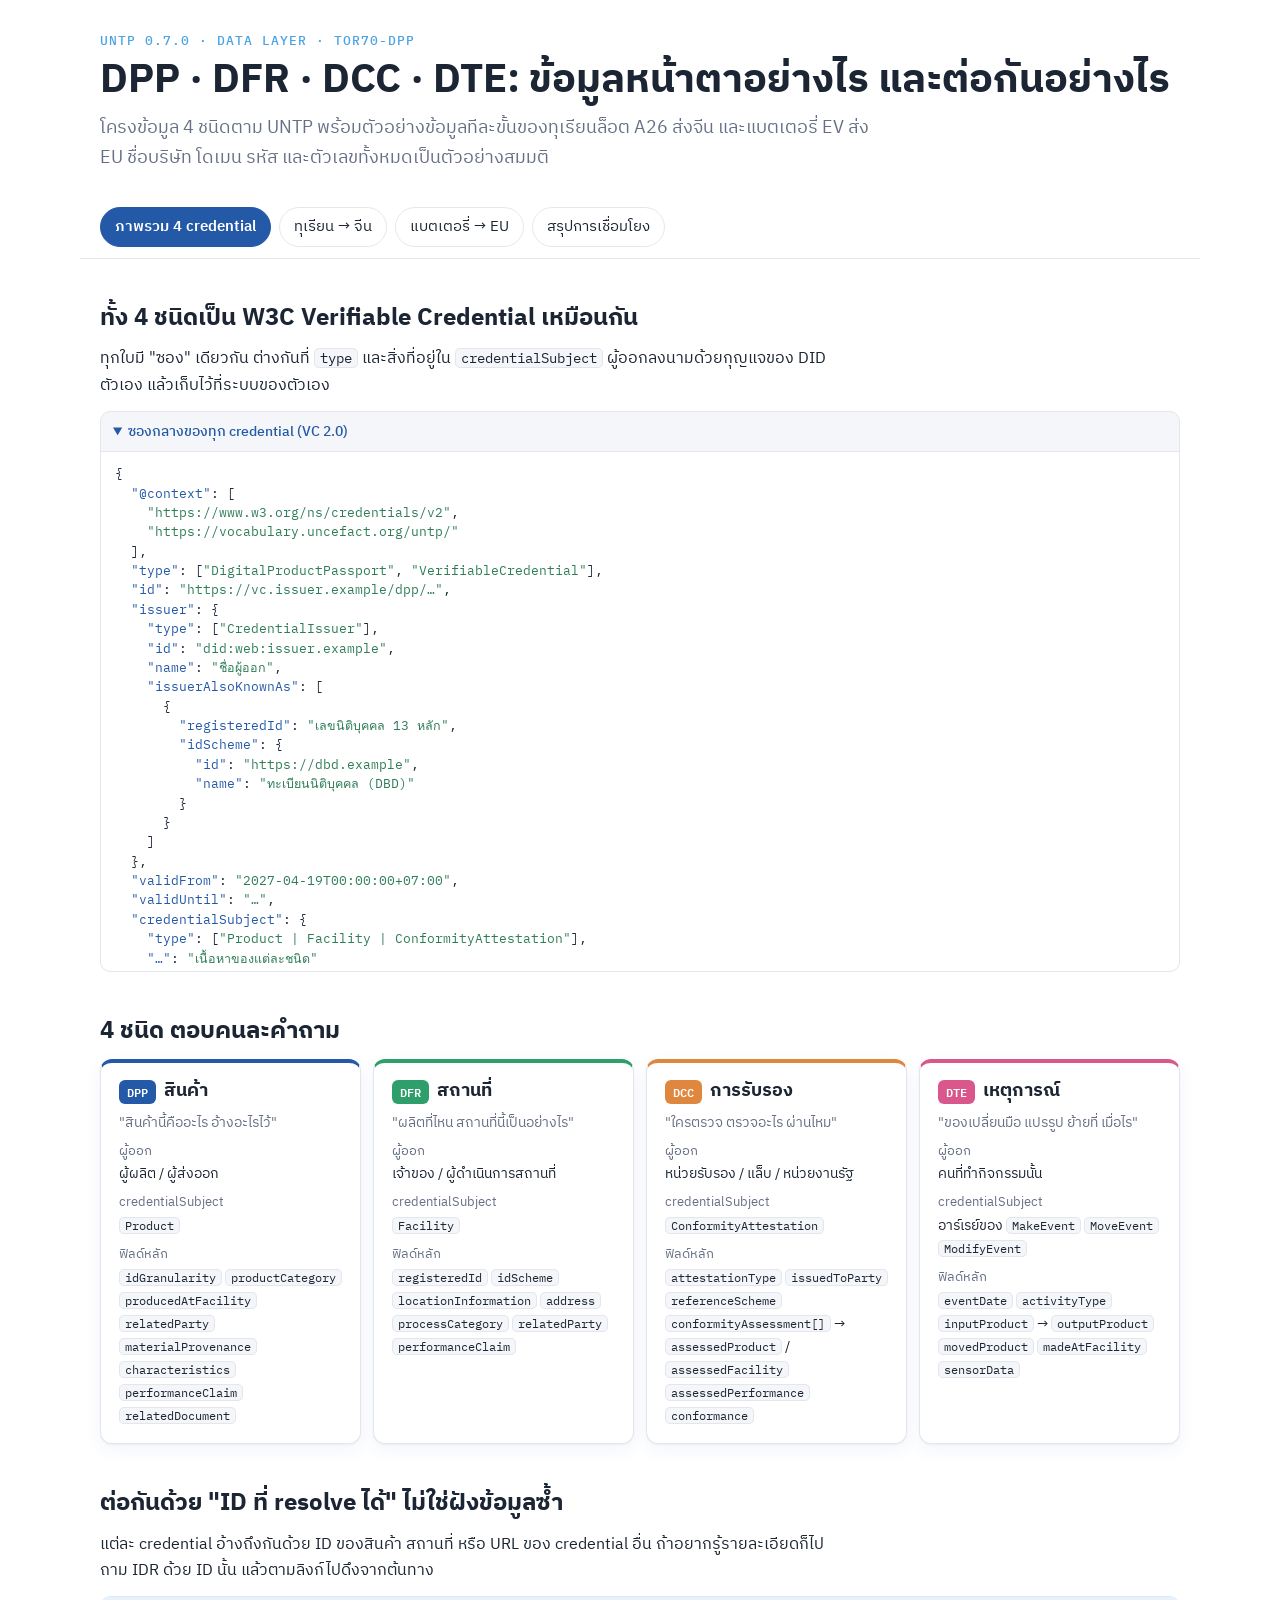
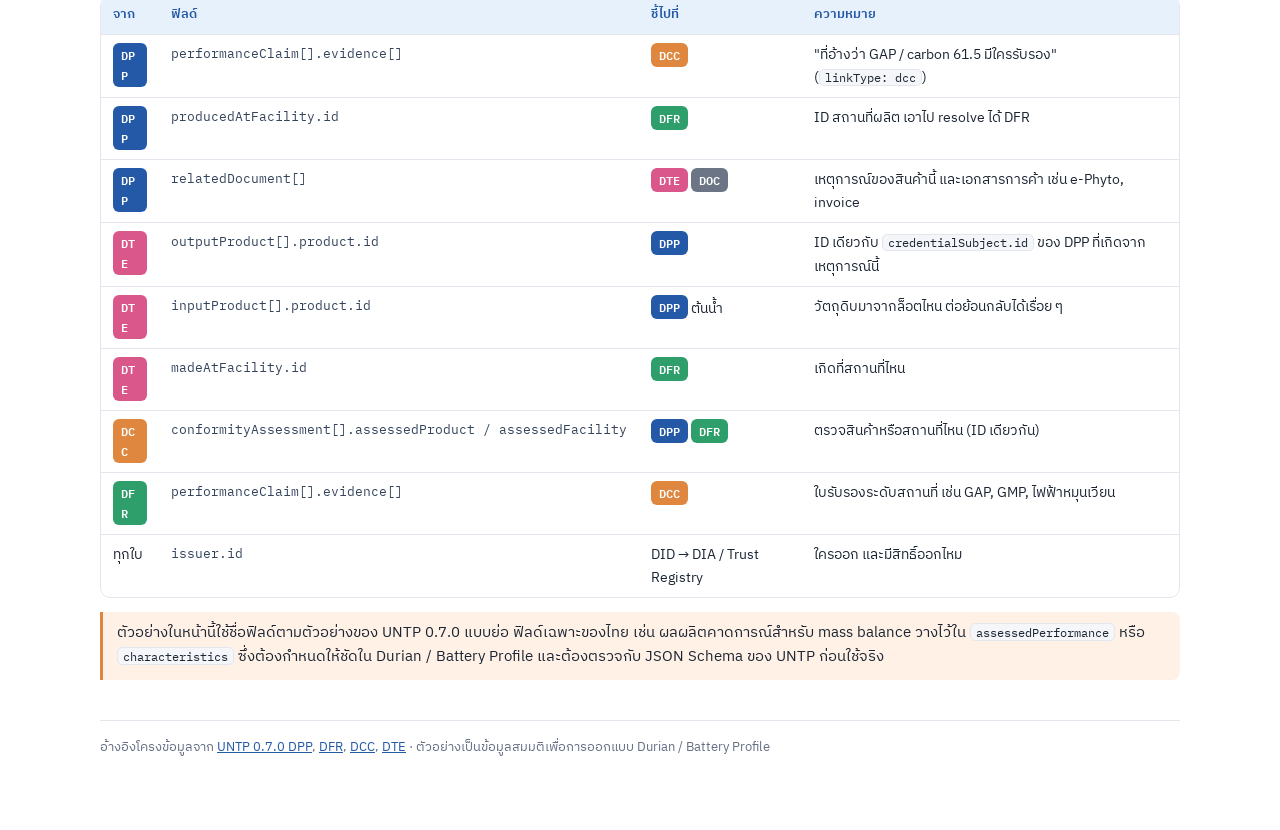
<file: DPP Data Layer Examples Claude.html>
<!doctype html><html><head><meta charset=utf8><meta name=viewport content="width=device-width,initial-scale=1,viewport-fit=cover"><style>:root{color-scheme:light;box-sizing:border-box;padding-top:env(safe-area-inset-top,0px);padding-bottom:env(safe-area-inset-bottom,0px)}html{scroll-padding-top:env(safe-area-inset-top,0px)}body{margin:0;padding:0;font:14px -apple-system,BlinkMacSystemFont,sans-serif;background:#faf9f5;color:#141413}img{max-width:100%}[hidden]:not([hidden=until-found i]){display:none!important}</style></head><body>
<title>DPP Data Layer Examples</title>
<link rel="preconnect" href="https://fonts.googleapis.com">
<link rel="preconnect" href="https://fonts.gstatic.com" crossorigin>
<link href="https://fonts.googleapis.com/css2?family=IBM+Plex+Mono:wght@400;500&family=IBM+Plex+Sans+Thai:wght@400;500;600;700&display=swap" rel="stylesheet">
<style>
:root{
  --bg:#FFFFFF; --surface:#FFFFFF; --surface2:#F4F6F9; --ink:#1B2533; --muted:#667085; --line:#E3E7ED;
  --blue:#2459A8; --blue-soft:#E7F1FC; --sky:#4BA3E3;
  --dpp:#2459A8; --dpp-soft:#E7F1FC;
  --dfr:#2E9E6B; --dfr-soft:#E6F5EE;
  --dcc:#E0873F; --dcc-soft:#FFF1E6;
  --dte:#D9578A; --dte-soft:#FDEBF2;
  --doc:#6B7585; --doc-soft:#EEF0F3;
  --shadow:0 1px 2px rgba(27,37,51,.05),0 6px 18px rgba(36,89,168,.06);
  color-scheme:light;
}
*{box-sizing:border-box}
html,body{background:var(--bg)}
body{margin:0;color:var(--ink);font-family:'IBM Plex Sans Thai',system-ui,-apple-system,'Segoe UI',sans-serif;font-size:16px;line-height:1.65}
code,.mono{font-family:'IBM Plex Mono',ui-monospace,Menlo,monospace}
code{font-size:.85em;background:var(--surface2);border:1px solid var(--line);border-radius:5px;padding:0 5px;white-space:nowrap}
.wrap{max-width:1120px;margin:0 auto;padding-inline:20px;padding-block:32px 72px}
.eyebrow{font:500 12.5px 'IBM Plex Mono',monospace;letter-spacing:.08em;text-transform:uppercase;color:var(--sky)}
h1{font-size:clamp(28px,4vw,40px);line-height:1.2;margin:8px 0 10px;text-wrap:balance}
h2{font-size:24px;line-height:1.3;margin:44px 0 12px;text-wrap:balance}
h3{font-size:18px;line-height:1.4;margin:0}
p{margin:0 0 12px;max-width:74ch}
.lede{font-size:18px;color:var(--muted);max-width:70ch}
.tabs{position:sticky;top:env(safe-area-inset-top,0px);z-index:5;background:rgba(255,255,255,.96);backdrop-filter:blur(6px);border-bottom:1px solid var(--line);margin:24px -20px 0;padding:10px 20px;display:flex;gap:8px;overflow-x:auto}
.tabs button{font:inherit;font-size:15px;border:1px solid var(--line);background:#fff;color:var(--ink);padding:7px 14px;border-radius:999px;cursor:pointer;white-space:nowrap}
.tabs button[aria-selected="true"]{background:var(--blue);border-color:var(--blue);color:#fff;font-weight:600}
.tabs button:focus-visible{outline:2px solid var(--sky);outline-offset:2px}
.chip{display:inline-block;font:600 12px 'IBM Plex Mono',monospace;padding:2px 8px;border-radius:6px;color:#fff;vertical-align:1px}
.chip.dpp{background:var(--dpp)}.chip.dfr{background:var(--dfr)}.chip.dcc{background:var(--dcc)}.chip.dte{background:var(--dte)}.chip.doc{background:var(--doc)}
.grid2{display:grid;grid-template-columns:repeat(2,minmax(0,1fr));gap:14px}
.grid4{display:grid;grid-template-columns:repeat(4,minmax(0,1fr));gap:12px}
@media (max-width:900px){.grid4{grid-template-columns:repeat(2,minmax(0,1fr))}}
@media (max-width:640px){.grid2,.grid4{grid-template-columns:1fr}}
.card{background:var(--surface);border:1px solid var(--line);border-radius:12px;padding:16px 18px;box-shadow:var(--shadow)}
.ctype{border-top:4px solid var(--c)}
.ctype h3{display:flex;gap:8px;align-items:center;margin-bottom:6px}
.ctype dl{margin:8px 0 0;font-size:14px}
.ctype dt{color:var(--muted);font-size:12.5px;margin-top:8px}
.ctype dd{margin:0}
.fig{background:var(--surface);border:1px solid var(--line);border-radius:12px;padding:12px;box-shadow:var(--shadow);margin:16px 0;overflow-x:auto}
.fig svg{display:block;width:100%;min-width:760px;height:auto}
.figcap{font-size:13px;color:var(--muted);padding:6px 4px 0}
.tbl{overflow-x:auto;border:1px solid var(--line);border-radius:10px;margin:10px 0;background:#fff}
table{width:100%;border-collapse:collapse;font-size:14px}
th,td{text-align:left;vertical-align:top;padding:8px 12px;border-bottom:1px solid var(--line)}
th{font-size:12.5px;font-weight:600;color:var(--blue);background:var(--blue-soft);white-space:nowrap}
tr:last-child td{border-bottom:0}
td.f{font-family:'IBM Plex Mono',monospace;font-size:12.5px;color:#34445C;white-space:nowrap}
td.n{color:var(--muted);font-size:13.5px}
.step{position:relative;border:1px solid var(--line);border-left:5px solid var(--c);border-radius:12px;padding:16px 18px 14px;margin:16px 0;background:#fff;box-shadow:var(--shadow)}
.shead{display:grid;grid-template-columns:40px 1fr;gap:12px;align-items:start}
.snum{width:34px;height:34px;border-radius:50%;background:var(--c);color:#fff;display:grid;place-items:center;font:600 15px 'IBM Plex Mono',monospace}
.smeta{font-size:13.5px;color:var(--muted);margin-top:4px;display:flex;flex-wrap:wrap;gap:6px 14px;align-items:center}
.sdesc{margin:10px 0 4px;font-size:15px}
details{margin-top:10px;border:1px solid var(--line);border-radius:10px;background:var(--surface2)}
summary{cursor:pointer;padding:8px 12px;font-size:14px;font-weight:500;color:var(--blue)}
summary:focus-visible{outline:2px solid var(--sky);outline-offset:2px;border-radius:8px}
pre{margin:0;padding:12px 14px;overflow-x:auto;font:12.5px/1.55 'IBM Plex Mono',monospace;color:#1f2a37;background:#fff;border-top:1px solid var(--line);border-radius:0 0 10px 10px;max-height:520px}
.k{color:#2459A8}.s{color:#2E7D58}.nm{color:#C0612A}.b{color:#B03A74}
.links{margin-top:10px;font-size:13.5px;color:var(--muted);display:flex;flex-wrap:wrap;gap:6px;align-items:center}
.lk{border:1px solid var(--line);border-radius:999px;padding:1px 10px;background:#fff;color:var(--ink)}
.note{border-left:3px solid var(--dcc);background:var(--dcc-soft);padding:10px 14px;border-radius:0 8px 8px 0;font-size:14.5px;margin:14px 0;max-width:none}
.ok{color:#1E7F4F;font-weight:600}
.mb{display:grid;grid-template-columns:1fr auto;gap:4px 14px;font-size:14px;margin-top:8px}
.bar{height:10px;border-radius:6px;background:var(--surface2);overflow:hidden;margin-top:4px}
.bar i{display:block;height:100%;background:var(--dfr)}
section[hidden]{display:none}
td{overflow-wrap:anywhere}
@media (max-width:640px){
  .ft thead{display:none}
  .ft tr{display:block;padding:8px 12px;border-bottom:1px solid var(--line)}
  .ft tr:last-child{border-bottom:0}
  .ft td{display:block;padding:0;border:0;white-space:normal}
  .ft td.f{margin-bottom:2px}
  .ft td.n:empty{display:none}
  .ft td.n{margin-top:2px;font-size:13px}
  .step{padding:14px 14px 12px}
}
footer{margin-top:40px;padding-top:16px;border-top:1px solid var(--line);font-size:13px;color:var(--muted)}
footer a{color:var(--blue)}
</style>

<div class="wrap">
  <div class="eyebrow">UNTP 0.7.0 · Data Layer · TOR70-DPP</div>
  <h1>DPP · DFR · DCC · DTE: ข้อมูลหน้าตาอย่างไร และต่อกันอย่างไร</h1>
  <p class="lede">โครงข้อมูล 4 ชนิดตาม UNTP พร้อมตัวอย่างข้อมูลทีละขั้นของทุเรียนล็อต A26 ส่งจีน และแบตเตอรี่ EV ส่ง EU ชื่อบริษัท โดเมน รหัส และตัวเลขทั้งหมดเป็นตัวอย่างสมมติ</p>

  <nav class="tabs" role="tablist" aria-label="หัวข้อ">
    <button role="tab" data-t="overview" aria-selected="true">ภาพรวม 4 credential</button>
    <button role="tab" data-t="durian" aria-selected="false">ทุเรียน → จีน</button>
    <button role="tab" data-t="battery" aria-selected="false">แบตเตอรี่ → EU</button>
    <button role="tab" data-t="links" aria-selected="false">สรุปการเชื่อมโยง</button>
  </nav>

  <!-- ================= OVERVIEW ================= -->
  <section id="overview" role="tabpanel">
    <h2>ทั้ง 4 ชนิดเป็น W3C Verifiable Credential เหมือนกัน</h2>
    <p>ทุกใบมี "ซอง" เดียวกัน ต่างกันที่ <code>type</code> และสิ่งที่อยู่ใน <code>credentialSubject</code> ผู้ออกลงนามด้วยกุญแจของ DID ตัวเอง แล้วเก็บไว้ที่ระบบของตัวเอง</p>
    <details open><summary>ซองกลางของทุก credential (VC 2.0)</summary><pre id="envelope"></pre></details>

    <h2>4 ชนิด ตอบคนละคำถาม</h2>
    <div class="grid4">
      <div class="card ctype" style="--c:var(--dpp)"><h3><span class="chip dpp">DPP</span> สินค้า</h3><p style="font-size:14px;color:var(--muted);margin:0">"สินค้านี้คืออะไร อ้างอะไรไว้"</p>
        <dl><dt>ผู้ออก</dt><dd>ผู้ผลิต / ผู้ส่งออก</dd><dt>credentialSubject</dt><dd><code>Product</code></dd><dt>ฟิลด์หลัก</dt><dd><code>idGranularity</code> <code>productCategory</code> <code>producedAtFacility</code> <code>relatedParty</code> <code>materialProvenance</code> <code>characteristics</code> <code>performanceClaim</code> <code>relatedDocument</code></dd></dl></div>
      <div class="card ctype" style="--c:var(--dfr)"><h3><span class="chip dfr">DFR</span> สถานที่</h3><p style="font-size:14px;color:var(--muted);margin:0">"ผลิตที่ไหน สถานที่นี้เป็นอย่างไร"</p>
        <dl><dt>ผู้ออก</dt><dd>เจ้าของ / ผู้ดำเนินการสถานที่</dd><dt>credentialSubject</dt><dd><code>Facility</code></dd><dt>ฟิลด์หลัก</dt><dd><code>registeredId</code> <code>idScheme</code> <code>locationInformation</code> <code>address</code> <code>processCategory</code> <code>relatedParty</code> <code>performanceClaim</code></dd></dl></div>
      <div class="card ctype" style="--c:var(--dcc)"><h3><span class="chip dcc">DCC</span> การรับรอง</h3><p style="font-size:14px;color:var(--muted);margin:0">"ใครตรวจ ตรวจอะไร ผ่านไหม"</p>
        <dl><dt>ผู้ออก</dt><dd>หน่วยรับรอง / แล็บ / หน่วยงานรัฐ</dd><dt>credentialSubject</dt><dd><code>ConformityAttestation</code></dd><dt>ฟิลด์หลัก</dt><dd><code>attestationType</code> <code>issuedToParty</code> <code>referenceScheme</code> <code>conformityAssessment[]</code> → <code>assessedProduct</code> / <code>assessedFacility</code> <code>assessedPerformance</code> <code>conformance</code></dd></dl></div>
      <div class="card ctype" style="--c:var(--dte)"><h3><span class="chip dte">DTE</span> เหตุการณ์</h3><p style="font-size:14px;color:var(--muted);margin:0">"ของเปลี่ยนมือ แปรรูป ย้ายที่ เมื่อไร"</p>
        <dl><dt>ผู้ออก</dt><dd>คนที่ทำกิจกรรมนั้น</dd><dt>credentialSubject</dt><dd>อาร์เรย์ของ <code>MakeEvent</code> <code>MoveEvent</code> <code>ModifyEvent</code></dd><dt>ฟิลด์หลัก</dt><dd><code>eventDate</code> <code>activityType</code> <code>inputProduct</code> → <code>outputProduct</code> <code>movedProduct</code> <code>madeAtFacility</code> <code>sensorData</code></dd></dl></div>
    </div>

    <h2>ต่อกันด้วย "ID ที่ resolve ได้" ไม่ใช่ฝังข้อมูลซ้ำ</h2>
    <p>แต่ละ credential อ้างถึงกันด้วย ID ของสินค้า สถานที่ หรือ URL ของ credential อื่น ถ้าอยากรู้รายละเอียดก็ไปถาม IDR ด้วย ID นั้น แล้วตามลิงก์ไปดึงจากต้นทาง</p>
    <div class="tbl"><table>
      <thead><tr><th>จาก</th><th>ฟิลด์</th><th>ชี้ไปที่</th><th>ความหมาย</th></tr></thead>
      <tbody>
        <tr><td><span class="chip dpp">DPP</span></td><td class="f">performanceClaim[].evidence[]</td><td><span class="chip dcc">DCC</span></td><td>"ที่อ้างว่า GAP / carbon 61.5 มีใครรับรอง" (<code>linkType: dcc</code>)</td></tr>
        <tr><td><span class="chip dpp">DPP</span></td><td class="f">producedAtFacility.id</td><td><span class="chip dfr">DFR</span></td><td>ID สถานที่ผลิต เอาไป resolve ได้ DFR</td></tr>
        <tr><td><span class="chip dpp">DPP</span></td><td class="f">relatedDocument[]</td><td><span class="chip dte">DTE</span> <span class="chip doc">DOC</span></td><td>เหตุการณ์ของสินค้านี้ และเอกสารการค้า เช่น e-Phyto, invoice</td></tr>
        <tr><td><span class="chip dte">DTE</span></td><td class="f">outputProduct[].product.id</td><td><span class="chip dpp">DPP</span></td><td>ID เดียวกับ <code>credentialSubject.id</code> ของ DPP ที่เกิดจากเหตุการณ์นี้</td></tr>
        <tr><td><span class="chip dte">DTE</span></td><td class="f">inputProduct[].product.id</td><td><span class="chip dpp">DPP</span> ต้นน้ำ</td><td>วัตถุดิบมาจากล็อตไหน ต่อย้อนกลับได้เรื่อย ๆ</td></tr>
        <tr><td><span class="chip dte">DTE</span></td><td class="f">madeAtFacility.id</td><td><span class="chip dfr">DFR</span></td><td>เกิดที่สถานที่ไหน</td></tr>
        <tr><td><span class="chip dcc">DCC</span></td><td class="f">conformityAssessment[].assessedProduct / assessedFacility</td><td><span class="chip dpp">DPP</span> <span class="chip dfr">DFR</span></td><td>ตรวจสินค้าหรือสถานที่ไหน (ID เดียวกัน)</td></tr>
        <tr><td><span class="chip dfr">DFR</span></td><td class="f">performanceClaim[].evidence[]</td><td><span class="chip dcc">DCC</span></td><td>ใบรับรองระดับสถานที่ เช่น GAP, GMP, ไฟฟ้าหมุนเวียน</td></tr>
        <tr><td>ทุกใบ</td><td class="f">issuer.id</td><td>DID → DIA / Trust Registry</td><td>ใครออก และมีสิทธิ์ออกไหม</td></tr>
      </tbody></table></div>
    <div class="note">ตัวอย่างในหน้านี้ใช้ชื่อฟิลด์ตามตัวอย่างของ UNTP 0.7.0 แบบย่อ ฟิลด์เฉพาะของไทย เช่น ผลผลิตคาดการณ์สำหรับ mass balance วางไว้ใน <code>assessedPerformance</code> หรือ <code>characteristics</code> ซึ่งต้องกำหนดให้ชัดใน Durian / Battery Profile และต้องตรวจกับ JSON Schema ของ UNTP ก่อนใช้จริง</div>
  </section>

  <!-- ================= DURIAN ================= -->
  <section id="durian" role="tabpanel" hidden>
    <h2>ทุเรียนหมอนทอง ล็อต A26 → จีน</h2>
    <p>ระดับตัวระบุ: <b>ล็อต</b> (<code>idGranularity: "batch"</code>) หนึ่งล็อต = 1 คันรถห้องเย็น 1,000 กล่อง 18,000 กก. คัดจาก 3 แปลง GAP</p>
    <div class="fig" id="figDurian"></div>
    <div id="stepsDurian"></div>
  </section>

  <!-- ================= BATTERY ================= -->
  <section id="battery" role="tabpanel" hidden>
    <h2>แบตเตอรี่ EV 75 kWh → EU</h2>
    <p>ระดับตัวระบุ: <b>รายชิ้น</b> (<code>idGranularity: "item"</code>) ตามที่ Battery Passport ของ EU ต้องการ แต่ใบรับรองบางใบ เช่น carbon footprint ออกที่ <b>ระดับรุ่น</b> แล้วทุกก้อนในรุ่นนั้นอ้างถึงใบเดียวกัน</p>
    <div class="fig" id="figBattery"></div>
    <div id="stepsBattery"></div>
  </section>

  <!-- ================= LINKS SUMMARY ================= -->
  <section id="links" role="tabpanel" hidden>
    <h2>สองเคสต่างกันตรงไหน</h2>
    <div class="tbl"><table>
      <thead><tr><th></th><th>ทุเรียน → จีน</th><th>แบตเตอรี่ → EU</th></tr></thead>
      <tbody>
        <tr><td><b>ระดับ ID ของ DPP</b></td><td>ล็อต <code>/01/{GTIN}/10/A26</code></td><td>รายชิ้น <code>/01/{GTIN}/21/{serial}</code></td></tr>
        <tr><td><b>DFR สำคัญที่สุด</b></td><td>แปลง GAP (พิกัด ขอบเขตแปลง) + โรงคัด GMP</td><td>โรงงานประกอบ + เหมือง/โรงถลุงต้นน้ำ</td></tr>
        <tr><td><b>DCC หลัก</b></td><td>GAP (ระดับแปลง), ผลตรวจล็อต (ระดับล็อต)</td><td>Carbon footprint, UN 38.3 (ระดับรุ่น)</td></tr>
        <tr><td><b>DTE หลัก</b></td><td>Make: 3 แปลง → ล็อต A26 · Move: สวน → ด่าน</td><td>Make: เซลล์ → แพ็ก · Move: เรือ · Modify: SoH / ซ่อม / รีไซเคิล</td></tr>
        <tr><td><b>เอกสารการค้าที่ผูก</b></td><td>e-Phyto, invoice (TLX), ใบขน (NSW)</td><td>ใบขน, EU DPP Registry</td></tr>
        <tr><td><b>ช่วงชีวิตข้อมูล</b></td><td>สั้น: เก็บ → ขาย ~ 2–3 สัปดาห์</td><td>ยาว: 10+ ปี มีการอัปเดตระหว่างใช้งาน</td></tr>
        <tr><td><b>ระดับการเข้าถึง</b></td><td>สาธารณะ / คู่ค้า (invoice) / หน่วยงานรัฐ (e-Phyto)</td><td>สาธารณะ / ผู้มีส่วนได้เสีย (recycler) / หน่วยงานรัฐ</td></tr>
        <tr><td><b>จุดตรวจเฉพาะ</b></td><td>Mass balance ล็อต ↔ ผลผลิตแปลง</td><td>Recycled content, carbon class ตาม Battery Regulation</td></tr>
      </tbody></table></div>

    <h2>ลำดับที่ข้อมูลเกิด (ใช้ได้ทั้งสองเคส)</h2>
    <div class="tbl"><table>
      <thead><tr><th>ลำดับ</th><th>เกิดอะไร</th><th>Credential</th><th>ต้องมีก่อน</th></tr></thead>
      <tbody>
        <tr><td class="f">1</td><td>ขึ้นทะเบียนสถานที่</td><td><span class="chip dfr">DFR</span></td><td>DID + DIA ของเจ้าของสถานที่</td></tr>
        <tr><td class="f">2</td><td>รับรองสถานที่</td><td><span class="chip dcc">DCC</span> (assessedFacility)</td><td>ID สถานที่จาก DFR</td></tr>
        <tr><td class="f">3</td><td>ผลิต / แปรรูป / ประกอบ</td><td><span class="chip dte">DTE</span> MakeEvent</td><td>ID ของวัตถุดิบ (input) และ ID สินค้าใหม่ (output)</td></tr>
        <tr><td class="f">4</td><td>ตรวจสินค้า</td><td><span class="chip dcc">DCC</span> (assessedProduct)</td><td>ID สินค้า</td></tr>
        <tr><td class="f">5</td><td>ออกพาสปอร์ต</td><td><span class="chip dpp">DPP</span></td><td>ลิงก์ไป DCC, DFR, DTE ข้างบน</td></tr>
        <tr><td class="f">6</td><td>ลงทะเบียนลิงก์</td><td>IDR linkset / Registry</td><td>URL ของทุก credential</td></tr>
        <tr><td class="f">7</td><td>ขนส่ง / ใช้งาน / ซ่อม</td><td><span class="chip dte">DTE</span> Move / Modify</td><td>ID สินค้า</td></tr>
      </tbody></table></div>
    <div class="note">หลักสำคัญ: ไม่มี credential ใบไหน "รวม" ข้อมูลทุกอย่างไว้ DPP เป็นแค่จุดตั้งต้นที่มีลิงก์ไปใบอื่น ผู้ตรวจต้องเดินตามลิงก์และ verify ลายเซ็นทีละใบ ข้อมูลแต่ละส่วนจึงยังเป็นของผู้ออกเดิม</div>
  </section>

  <footer>อ้างอิงโครงข้อมูลจาก <a href="https://untp.unece.org/docs/0.7.0/specification/DigitalProductPassport">UNTP 0.7.0 DPP</a>, <a href="https://untp.unece.org/docs/0.7.0/specification/DigitalFacilityRecord">DFR</a>, <a href="https://untp.unece.org/docs/0.7.0/specification/ConformityCredential">DCC</a>, <a href="https://untp.unece.org/docs/0.7.0/specification/DigitalTraceabilityEvents">DTE</a> · ตัวอย่างเป็นข้อมูลสมมติเพื่อการออกแบบ Durian / Battery Profile</footer>
</div>

<script>
(function(){
/* ---------------- helpers ---------------- */
const esc=s=>s.replace(/&/g,'&amp;').replace(/</g,'&lt;').replace(/>/g,'&gt;');
function inl(v){
  if(v===null||typeof v!=='object')return JSON.stringify(v);
  if(Array.isArray(v))return '['+v.map(inl).join(', ')+']';
  return '{'+Object.entries(v).map(([k,x])=>JSON.stringify(k)+': '+inl(x)).join(', ')+'}';
}
function fmt(v,ind,pre){
  const one=inl(v);
  if(v===null||typeof v!=='object'||ind.length+pre+one.length<=78)return one;
  const i2=ind+'  ';
  if(Array.isArray(v))return '[\n'+v.map(x=>i2+fmt(x,i2,0)).join(',\n')+'\n'+ind+']';
  return '{\n'+Object.entries(v).map(([k,x])=>{const kk=JSON.stringify(k)+': ';return i2+kk+fmt(x,i2,kk.length)}).join(',\n')+'\n'+ind+'}';
}
function hl(obj){
  const j=esc(fmt(obj,'',0));
  return j.replace(/("(?:\\.|[^"\\])*")(\s*:)?|\b(true|false|null)\b|(-?\d+(?:\.\d+)?)/g,(m,str,colon,bool,num)=>{
    if(str)return colon?`<span class="k">${str}</span>${colon}`:`<span class="s">${str}</span>`;
    if(bool)return `<span class="b">${bool}</span>`;
    return `<span class="nm">${num}</span>`;
  });
}
const CTX=["https://www.w3.org/ns/credentials/v2","https://vocabulary.uncefact.org/untp/"];
const IDR='https://idr.thdpp.example';
const vc=(type,id,issuer,from,until,subject,extra={})=>Object.assign({"@context":CTX,"type":[type,"VerifiableCredential"],"id":id,"issuer":issuer,"validFrom":from},until?{"validUntil":until}:{},{"credentialSubject":subject},extra);
const status=(url,idx)=>({"credentialStatus":{"type":"BitstringStatusListEntry","statusPurpose":"revocation","statusListIndex":String(idx),"statusListCredential":url}});
const link=(url,name,type)=>({"linkURL":url,"linkName":name,"linkType":`https://test.uncefact.org/vocabulary/linkTypes/${type}`});
const cls=(code,name,sid,sname)=>({"code":code,"name":name,"schemeId":sid,"schemeName":sname});
const TH={"countryCode":"TH","countryName":"Thailand"};

document.getElementById('envelope').innerHTML=hl({
  "@context":CTX,"type":["DigitalProductPassport","VerifiableCredential"],
  "id":"https://vc.issuer.example/dpp/…",
  "issuer":{"type":["CredentialIssuer"],"id":"did:web:issuer.example","name":"ชื่อผู้ออก","issuerAlsoKnownAs":[{"registeredId":"เลขนิติบุคคล 13 หลัก","idScheme":{"id":"https://dbd.example","name":"ทะเบียนนิติบุคคล (DBD)"}}]},
  "validFrom":"2027-04-19T00:00:00+07:00","validUntil":"…",
  "credentialSubject":{"type":["Product | Facility | ConformityAttestation"],"…":"เนื้อหาของแต่ละชนิด"},
  "credentialStatus":{"type":"BitstringStatusListEntry","statusListIndex":"…","statusListCredential":"https://vc.issuer.example/status/1"},
  "proof":"ลายเซ็นของผู้ออก (หรือห่อเป็น JWT: application/vc+jwt)"
});

/* ---------------- parties & IDs ---------------- */
const DOA={"type":["CredentialIssuer"],"id":"did:web:doa.example","name":"กรมวิชาการเกษตร (ตัวอย่าง)"};
const FARM={"id":"did:web:saas.thdpp.example:farmer:0001","name":"นายสมชาย ใจดี (ตัวอย่าง)"};
const EXP={"type":["CredentialIssuer"],"id":"did:web:chanfresh.example","name":"บริษัท จันทบุรีเฟรช จำกัด (ตัวอย่าง)","issuerAlsoKnownAs":[{"registeredId":"0225569000123","idScheme":{"id":"https://dbd.example","name":"ทะเบียนนิติบุคคล (DBD)"}}]};
const LAB={"type":["CredentialIssuer"],"id":"did:web:lab17025.example","name":"ห้องปฏิบัติการทดสอบ ABC · ISO/IEC 17025 (ตัวอย่าง)"};
const GTIN_D='08851234560011', LOT='A26';
const PROD_D=`${IDR}/01/${GTIN_D}/10/${LOT}`;
const PLOTS=[['9001-2201-000123','สวนสมชาย',8200,22500,6100],['9001-2201-000245','สวนมณี',6100,18000,9300],['9001-2201-000310','สวนทองดี',4300,15000,5200]];
const plotId=c=>`${IDR}/gap/${c}`;
const PACK={"id":`${IDR}/414/8851234560004`,"name":"โรงคัดบรรจุจันทบุรีเฟรช (ตัวอย่าง)","registeredId":"DOA-GMP-2201-0456"};
const TOPIC=t=>({"type":["ConformityTopic"],"id":`https://vocab.thdpp.example/conformity-topic/${t[0]}`,"name":t[1]});

/* ---------------- durian steps ---------------- */
const D=[];
D.push({n:1,t:'สวนขึ้นทะเบียนสถานที่',chip:'dfr',who:'เกษตรกร (ออกผ่าน DPP Provider SaaS)',when:'ต้นฤดู · 1 ครั้งต่อแปลง',
 desc:'แปลงทุเรียนแต่ละแปลงมี DFR ของตัวเอง บอกพิกัด ขอบเขตแปลง และชี้ไปใบรับรอง GAP ข้อมูลนี้แทบไม่เปลี่ยน ใช้ซ้ำได้ทุกล็อตทั้งฤดู',
 fields:[['credentialSubject.id',plotId(PLOTS[0][0]),'ID แปลง ใช้เป็นจุดอ้างอิงของทุกใบที่เกี่ยวกับแปลงนี้'],['registeredId','9001-2201-000123','รหัสแปลง GAP (รูปแบบตัวอย่าง)'],['locationInformation','12.6158, 102.0741 + ขอบเขตแปลง','ใช้ยืนยันว่าอยู่ในพื้นที่ที่ขึ้นทะเบียนกับ GACC'],['processCategory','CPC 01319 ผลไม้เขตร้อนอื่น ๆ','ประเภทการผลิต'],['performanceClaim[0].evidence','→ DCC GAP ของกรมวิชาการเกษตร','ลิงก์ไปขั้นที่ 2']],
 json:vc('DigitalFacilityRecord','https://vc.saas.thdpp.example/dfr/9001-2201-000123',{"type":["CredentialIssuer"],...FARM},'2026-12-01T00:00:00+07:00',null,{
   "type":["Facility"],"id":plotId(PLOTS[0][0]),"name":"สวนสมชาย แปลง 1 (ตัวอย่าง)","registeredId":"9001-2201-000123",
   "idScheme":{"id":"https://doa.example/gap-plot","name":"ทะเบียนแปลง GAP กรมวิชาการเกษตร (ตัวอย่าง)"},
   "countryOfOperation":TH,
   "processCategory":[cls('01319','Other tropical and subtropical fruits n.e.c. (durian)','https://unstats.un.org/unsd/classifications/Econ/cpc/','UN CPC')],
   "locationInformation":{"geoLocation":{"latitude":12.6158,"longitude":102.0741},"geoBoundary":[{"latitude":12.6171,"longitude":102.0726},{"latitude":12.6172,"longitude":102.0758},{"latitude":12.6145,"longitude":102.0759},{"latitude":12.6144,"longitude":102.0727}]},
   "address":{"addressLocality":"ท่าใหม่","addressRegion":"จันทบุรี","postalCode":"22120","addressCountry":TH},
   "relatedParty":[{"role":"operator","party":{"type":["Party"],...FARM}}],
   "performanceClaim":[{"type":["Claim"],"name":"แปลงได้รับรอง GAP","conformityTopic":[TOPIC(['gap','Good Agricultural Practice'])],"evidence":[link('https://vc.doa.example/gap/9001-2201-000123','GAP certificate · DOA','dcc')]}]
 }),
 links:['DCC GAP (ขั้น 2)','DTE คัดบรรจุ (ขั้น 3) อ้าง ID แปลงนี้']});

D.push({n:2,t:'กรมวิชาการเกษตรรับรอง GAP ของแปลง',chip:'dcc',who:'กรมวิชาการเกษตร',when:'หลังตรวจแปลง · อายุ 3 ปี',
 desc:'ใบรับรอง GAP ในรูป DCC ผูกกับ ID แปลงผ่าน assessedFacility และใส่ผลผลิตคาดการณ์ต่อฤดูที่ผู้ตรวจยืนยันแล้ว ค่านี้คือเพดานที่ใช้ตรวจ mass balance กันสวมสิทธิ์',
 fields:[['issuer.id','did:web:doa.example','ต้องอยู่ใน Trust Registry ว่ามีสิทธิ์ออก GAP'],['attestationType','certification',''],['assessedFacility.facility.id',plotId(PLOTS[0][0]),'ID เดียวกับ DFR ขั้น 1'],['assessedPerformance','ผลผลิตคาดการณ์ 22,500 กก./ฤดู · พื้นที่ 2.4 ha','ใช้เป็นเพดาน mass balance'],['conformance','true','ผ่าน'],['credentialStatus','status list index 88213','ถ้าถูกระงับ ด่านเห็นทันที']],
 json:vc('DigitalConformityCredential','https://vc.doa.example/gap/9001-2201-000123',DOA,'2026-12-01T00:00:00+07:00','2029-11-30T23:59:59+07:00',{
   "type":["ConformityAttestation"],"id":"https://vc.doa.example/gap/9001-2201-000123#attestation",
   "assessorLevel":"3rdParty","attestationType":"certification",
   "issuedToParty":FARM,
   "referenceScheme":{"id":"https://doa.example/schemes/gap-plant","name":"ระบบรับรอง GAP พืช (ตัวอย่าง)"},
   "conformityAssessment":[{"type":["ConformityAssessment"],"assessmentDate":"2026-11-20",
     "assessmentCriteria":[{"id":"https://vocab.thdpp.example/criteria/tas-9001","name":"มกษ. 9001 การปฏิบัติทางการเกษตรที่ดีสำหรับพืช","conformityTopic":[TOPIC(['gap','Good Agricultural Practice'])]}],
     "assessedFacility":[{"facility":{"id":plotId(PLOTS[0][0]),"name":"สวนสมชาย แปลง 1","registeredId":"9001-2201-000123"},"idVerifiedByCAB":true}],
     "assessedPerformance":[{"metric":{"id":"https://vocab.thdpp.example/metric/estimated-seasonal-yield","name":"ผลผลิตคาดการณ์ต่อฤดู"},"measure":{"value":22500,"unit":"KGM"}},{"metric":{"id":"https://vocab.thdpp.example/metric/planted-area","name":"พื้นที่ปลูก"},"measure":{"value":2.4,"unit":"HAR"}}],
     "conformance":true}]
 },status('https://vc.doa.example/status/gap-2026',88213)),
 links:['DFR สวน (ขั้น 1)','DPP ล็อต A26 อ้างเป็น evidence (ขั้น 5)']});

D.push({n:3,t:'โรงคัดบรรจุรับทุเรียนจาก 3 แปลง แล้วแพ็กเป็นล็อต A26',chip:'dte',who:'บริษัท จันทบุรีเฟรช (โรงคัด GMP)',when:'19 เม.ย. 2570',
 desc:'MakeEvent คือหัวใจของการตรวจย้อนกลับ input คือล็อตที่ตัดจากแต่ละแปลง output คือล็อต A26 ซึ่งมี ID เดียวกับ DPP ที่จะออกในขั้นที่ 5 ระบบคำนวณ mass balance จากเหตุการณ์นี้ก่อนออก e-Phyto',
 fields:[['credentialSubject[0].type','MakeEvent','แปรรูป / คัดบรรจุ'],['inputProduct','3 ล็อตเก็บเกี่ยว รวม 18,600 กก.','ID ของแต่ละล็อตมีรหัสแปลงอยู่ในตัว'],['outputProduct.product.id',PROD_D,'= DPP ล็อต A26'],['outputProduct.quantity','18,000 กก. (คัดทิ้ง 600 กก.)',''],['madeAtFacility.id',PACK.id,'→ DFR โรงคัด (มี DCC GMP)'],['activityType','GS1 CBV: packing','']],
 json:vc('DigitalTraceabilityEvent','https://vc.chanfresh.example/dte/pack-A26',EXP,'2027-04-19T14:30:00+07:00',null,[{
   "type":["MakeEvent"],"id":"https://vc.chanfresh.example/dte/pack-A26#e1","eventDate":"2027-04-19T14:30:00+07:00",
   "activityType":cls('packing','Packing','https://ref.gs1.org/cbv/BizStep','GS1 CBV BizStep'),
   "inputProduct":PLOTS.map(p=>({"product":{"id":`${plotId(p[0])}/harvest/2027-04-18`,"name":`ทุเรียนหมอนทองตัดจาก${p[1]} (${p[0]})`},"quantity":{"value":p[2],"unit":"KGM"},"disposition":"consumed"})),
   "outputProduct":[{"product":{"id":PROD_D,"name":"ทุเรียนหมอนทองสด เกรด A · ล็อต A26","batchNumber":LOT},"quantity":{"value":18000,"unit":"KGM"},"disposition":"new"}],
   "madeAtFacility":{"id":PACK.id,"name":PACK.name},
   "relatedParty":[{"role":"operator","party":{"type":["Party"],"id":EXP.id,"name":EXP.name}}]
 }]),
 mb:true,
 links:['ล็อตเก็บเกี่ยว → DFR สวน (ขั้น 1)','DFR โรงคัด + DCC GMP','DPP ล็อต A26 (ขั้น 5)']});

D.push({n:4,t:'แล็บตรวจล็อต A26: น้ำหนักแห้ง และสารปนเปื้อน',chip:'dcc',who:'ห้องปฏิบัติการ ISO/IEC 17025',when:'19 เม.ย. 2570',
 desc:'DCC ระดับล็อต assessedProduct ใช้ ID เดียวกับ DPP ผลน้ำหนักแห้งยืนยันว่าไม่ใช่ทุเรียนอ่อน ส่วนสารย้อมและโลหะหนักตอบข้อกังวลของจีน',
 fields:[['attestationType','testing',''],['assessedProduct.product.id',PROD_D,'= DPP ล็อต A26'],['assessedPerformance[0]','น้ำหนักแห้ง 34.5% (เกณฑ์หมอนทอง ≥ 32%)','กันทุเรียนอ่อน'],['assessedPerformance[1..2]','BY2 (Auramine O) · แคดเมียม: ไม่พบ','ข้อกังวลของจีน'],['conformance','true','']],
 json:vc('DigitalConformityCredential','https://vc.lab17025.example/test/A26-20270419',LAB,'2027-04-19T18:00:00+07:00','2027-06-30T23:59:59+07:00',{
   "type":["ConformityAttestation"],"id":"https://vc.lab17025.example/test/A26-20270419#attestation",
   "assessorLevel":"3rdParty","attestationType":"testing",
   "issuedToParty":{"id":EXP.id,"name":EXP.name},
   "conformityAssessment":[{"type":["ConformityAssessment"],"assessmentDate":"2027-04-19",
     "assessmentCriteria":[{"id":"https://vocab.thdpp.example/criteria/durian-dry-matter","name":"น้ำหนักแห้งทุเรียนหมอนทอง ≥ 32% (มาตรฐานสินค้าเกษตร ทุเรียน)"},{"id":"https://vocab.thdpp.example/criteria/gacc-durian-contaminants","name":"สารปนเปื้อนตามข้อกำหนดนำเข้าจีน (อ้างผ่าน CVC)"}],
     "assessedProduct":[{"product":{"id":PROD_D,"name":"ทุเรียนหมอนทองสด เกรด A","batchNumber":LOT},"idVerifiedByCAB":true}],
     "assessedPerformance":[{"metric":{"id":"https://vocab.thdpp.example/metric/dry-matter","name":"น้ำหนักแห้ง (dry matter)"},"measure":{"value":34.5,"unit":"P1"}},{"metric":{"id":"https://vocab.thdpp.example/metric/basic-yellow-2","name":"Basic Yellow 2 (Auramine O)"},"score":{"code":"ND","definition":"ไม่พบ (ต่ำกว่า LOD)"}},{"metric":{"id":"https://vocab.thdpp.example/metric/cadmium","name":"แคดเมียม"},"score":{"code":"ND","definition":"ไม่พบ (ต่ำกว่า LOD)"}}],
     "conformance":true}]
 }),
 links:['DPP ล็อต A26 อ้างเป็น evidence (ขั้น 5)']});

D.push({n:5,t:'ผู้ส่งออกออก DPP ของล็อต A26',chip:'dpp',who:'บริษัท จันทบุรีเฟรช (ผู้ส่งออก)',when:'19 เม.ย. 2570',
 desc:'DPP เป็นจุดตั้งต้นที่ผู้ซื้อเห็นก่อน มีข้อมูลสินค้าและข้ออ้าง (claim) แต่ละข้อชี้ evidence ไปที่ DCC ส่วนรายละเอียดอื่นชี้ไป DTE, e-Phyto และ invoice ไม่ได้คัดลอกข้อมูลของใบอื่นมาไว้ในตัว',
 fields:[['credentialSubject.id',PROD_D,'ID ล็อต (GS1 Digital Link)'],['idGranularity','batch','ระดับล็อต'],['productCategory','HS 081060 Durians, fresh',''],['producedAtFacility','โรงคัดบรรจุ (GLN 8851234560004)','→ DFR'],['characteristics','หมอนทอง · เกรด A · 4–6 ลูก/กล่อง · ตัด 18 เม.ย.','ฟิลด์เปิดสำหรับ Durian Profile'],['performanceClaim','GAP 100% (3 DCC) · น้ำหนักแห้ง 34.5% · ไม่พบสารปนเปื้อน','แต่ละข้อมี evidence'],['relatedDocument','DTE คัดบรรจุ · DTE ขนส่ง · e-Phyto · invoice','']],
 json:vc('DigitalProductPassport','https://vc.chanfresh.example/dpp/A26',EXP,'2027-04-19T20:00:00+07:00','2027-07-31T23:59:59+07:00',{
   "type":["Product"],"id":PROD_D,"name":"ทุเรียนหมอนทองสด เกรด A (Fresh Durian Monthong)",
   "idScheme":{"id":"https://www.gs1.org/standards/id-keys/gtin","name":"GS1 GTIN + batch/lot"},
   "batchNumber":LOT,"idGranularity":"batch",
   "productCategory":[cls('081060','Durians, fresh','https://www.wcoomd.org/en/topics/nomenclature.aspx','HS 2022')],
   "producedAtFacility":{"id":PACK.id,"name":PACK.name,"registeredId":PACK.registeredId},
   "countryOfProduction":TH,
   "relatedParty":[{"role":"exporter","party":{"type":["Party"],"id":EXP.id,"name":EXP.name,"registeredId":"0225569000123"}}],
   "dimensions":{"weight":{"value":18000,"unit":"KGM"}},
   "packaging":{"description":"กล่องกระดาษลูกฟูก 1,000 กล่อง × 18 กก.","materialType":"corrugated board"},
   "materialProvenance":[{"name":"ทุเรียนหมอนทอง","originCountry":TH,"massFraction":1.0}],
   "characteristics":{"variety":"หมอนทอง (Monthong)","grade":"A","fruitsPerBox":"4–6","harvestDate":"2027-04-18","boxes":1000},
   "performanceClaim":[
     {"type":["Claim"],"name":"ผลิตจากแปลงที่ได้รับรอง GAP 100%","conformityTopic":[TOPIC(['gap','Good Agricultural Practice'])],"referenceCriteria":[{"id":"https://vocab.thdpp.example/criteria/tas-9001","name":"มกษ. 9001"}],"claimedPerformance":[{"metric":{"id":"https://vocab.thdpp.example/metric/gap-certified-share","name":"สัดส่วนจากแปลง GAP"},"measure":{"value":100,"unit":"P1"}}],"evidence":PLOTS.map(p=>link(`https://vc.doa.example/gap/${p[0]}`,`GAP ${p[0]}`,'dcc'))},
     {"type":["Claim"],"name":"ทุเรียนแก่ได้มาตรฐาน","conformityTopic":[TOPIC(['product-quality','Product quality'])],"claimedPerformance":[{"metric":{"id":"https://vocab.thdpp.example/metric/dry-matter","name":"น้ำหนักแห้ง"},"measure":{"value":34.5,"unit":"P1"}}],"evidence":[link('https://vc.lab17025.example/test/A26-20270419','ผลตรวจล็อต A26','dcc')]},
     {"type":["Claim"],"name":"ไม่พบสารปนเปื้อนตามข้อกำหนดจีน","conformityTopic":[TOPIC(['food-safety','Food safety'])],"evidence":[link('https://vc.lab17025.example/test/A26-20270419','ผลตรวจล็อต A26','dcc')]}
   ],
   "relatedDocument":[link('https://vc.chanfresh.example/dte/pack-A26','คัดบรรจุล็อต A26','dte'),link('https://vc.chanfresh.example/dte/move-A26','ขนส่งไปด่าน','dte'),{"linkURL":"https://ephyto.doa.example/cert/TH-2027-CN-004512","linkName":"e-Phyto","linkType":"https://vocab.thdpp.example/linkTypes/ephyto"},{"linkURL":"https://tlx.example/doc/CF-INV-2027-0419","linkName":"Commercial invoice (TLX)","linkType":"https://vocab.thdpp.example/linkTypes/invoice"}]
 },status('https://vc.chanfresh.example/status/1',4512)),
 links:['DCC GAP ×3 (ขั้น 2)','DCC ผลตรวจ (ขั้น 4)','DFR โรงคัด','DTE (ขั้น 3, 7)','e-Phyto + invoice (ขั้น 6)']});

D.push({n:6,t:'ผูกเอกสารการค้า: e-Phyto และ invoice ผ่าน TLX',chip:'doc',who:'กรมวิชาการเกษตร · ผู้ส่งออก',when:'20 เม.ย. 2570',
 desc:'e-Phyto และ invoice ไม่ใช่ credential ของ UNTP แต่ต้องอ้าง ID เดียวกันกับ DPP ตามที่ TOR กำหนดให้เชื่อม DPP กับ invoice ด่านจึงจับคู่ได้ว่าเอกสารกับสินค้าเป็นล็อตเดียวกัน',
 fields:[['invoice.lineItem.productId',PROD_D,'ID เดียวกับ DPP'],['invoice.lineItem.dppLink','https://vc.chanfresh.example/dpp/A26',''],['e-Phyto.consignment.lotRef','A26 → '+PROD_D,'กรมวิชาการเกษตรออกหลังผ่าน mass balance'],['ใบขน (NSW)','อ้าง DPP ID ในรายการสินค้า','ศุลกากรเช็กกับ Registry']],
 json:{"invoice (TLX · ย่อ)":{"documentType":"CommercialInvoice","invoiceNumber":"CF-INV-2027-0419","issueDate":"2027-04-20","seller":{"id":EXP.id,"name":EXP.name,"registeredId":"0225569000123"},"buyer":{"name":"Guangzhou Fresh Fruit Import Co. (ตัวอย่าง)"},"incoterms":"CIF","lineItem":[{"productId":PROD_D,"description":"Fresh durian Monthong grade A · lot A26","hsCode":"081060","quantity":{"value":18000,"unit":"KGM"},"packages":{"value":1000,"unit":"CT"},"dppLink":"https://vc.chanfresh.example/dpp/A26"}]},
   "e-Phyto (ย่อ)":{"certificateNumber":"TH-2027-CN-004512","issuer":"กรมวิชาการเกษตร (ตัวอย่าง)","consignment":{"commodity":"Fresh durian (Durio zibethinus)","quantity":{"value":18000,"unit":"KGM"},"lotReference":LOT,"productId":PROD_D},"placeOfOrigin":"Chanthaburi, Thailand","pointOfEntry":"Youyiguan, Guangxi, CN"}},
 links:['DPP relatedDocument (ขั้น 5)','IDR linkset (ขั้น 8)']});

D.push({n:7,t:'ขนส่งรถห้องเย็นไปด่านโหยวอี้กวน',chip:'dte',who:'ผู้ส่งออก / ผู้ขนส่ง',when:'20–23 เม.ย. 2570',
 desc:'MoveEvent บันทึกการย้ายล็อต A26 พร้อมอุณหภูมิระหว่างทาง ใช้ consignmentId เดียวกับเอกสารขนส่ง',
 fields:[['credentialSubject[0].type','MoveEvent',''],['movedProduct.product.id',PROD_D,'= DPP'],['fromFacility → toFacility','โรงคัด → ด่านโหยวอี้กวน (CN)',''],['consignmentId','urn:thdpp:consignment:70-1234-20270420','ทะเบียนรถ + วันที่ (ตัวอย่าง)'],['sensorData','อุณหภูมิเฉลี่ย 15 °C','']],
 json:vc('DigitalTraceabilityEvent','https://vc.chanfresh.example/dte/move-A26',EXP,'2027-04-23T09:10:00+07:00',null,[{
   "type":["MoveEvent"],"id":"https://vc.chanfresh.example/dte/move-A26#e1","eventDate":"2027-04-20T06:00:00+07:00",
   "activityType":cls('shipping','Shipping','https://ref.gs1.org/cbv/BizStep','GS1 CBV BizStep'),
   "movedProduct":[{"product":{"id":PROD_D,"name":"ทุเรียนหมอนทองสด ล็อต A26","batchNumber":LOT},"quantity":{"value":18000,"unit":"KGM"},"disposition":"in_transit"}],
   "fromFacility":{"id":PACK.id,"name":PACK.name},
   "toFacility":{"id":"https://idr.thdpp.example/port/CNYYG","name":"ด่านโหยวอี้กวน ผิงเสียง กว่างซี (ตัวอย่าง)"},
   "consignmentId":"urn:thdpp:consignment:70-1234-20270420",
   "sensorData":[{"metric":{"id":"https://vocab.thdpp.example/metric/temperature","name":"อุณหภูมิในตู้"},"measure":[{"value":15.0,"unit":"CEL"}],"sensor":{"id":"urn:thdpp:sensor:TRK-70-1234-T1","name":"logger ตู้เย็น"}}]
 }]),
 links:['DPP ล็อต A26']});

D.push({n:8,t:'ลงทะเบียนลิงก์ใน IDR แล้วด่านจีนตรวจ',chip:'doc',who:'Provider → National IDR · GACC ตรวจ',when:'23 เม.ย. 2570 ที่ด่าน',
 desc:'ทุก credential ข้างบนถูกรวบเป็น linkset ของ ID ล็อต A26 GACC สแกน QR แล้วได้ลิงก์ทั้งชุด ระบบตรวจทีละใบว่าลายเซ็นถูก ผู้ออกมีสิทธิ์ และยังไม่ถูกเพิกถอน',
 fields:[['anchor',PROD_D,''],['dpp','th · zh · en','กล้องทั่วไปเด้งไปภาษาตามเครื่อง'],['dcc','GAP ×3 · ผลตรวจล็อต',''],['dte · dfr','คัดบรรจุ · ขนส่ง · โรงคัด',''],['ephyto','accessRole: authority','เฉพาะหน่วยงานรัฐ'],['invoice','accessRole: partner','เฉพาะคู่ค้า']],
 json:{"linkset":[{"anchor":PROD_D,
   "dpp":[{"href":"https://vc.chanfresh.example/dpp/A26","type":"application/vc+jwt","hreflang":["th","zh","en"],"title":"DPP ล็อต A26"}],
   "dcc":[...PLOTS.map(p=>({"href":`https://vc.doa.example/gap/${p[0]}`,"type":"application/vc+jwt","title":`GAP ${p[0]}`})),{"href":"https://vc.lab17025.example/test/A26-20270419","type":"application/vc+jwt","title":"ผลตรวจล็อต"}],
   "dte":[{"href":"https://vc.chanfresh.example/dte/pack-A26","type":"application/vc+jwt"},{"href":"https://vc.chanfresh.example/dte/move-A26","type":"application/vc+jwt"}],
   "dfr":[{"href":"https://vc.chanfresh.example/dfr/packhouse","type":"application/vc+jwt","title":"โรงคัดบรรจุ"}],
   "ephyto":[{"href":"https://ephyto.doa.example/cert/TH-2027-CN-004512","accessRole":["untp:accessRole#Authority"]}],
   "invoice":[{"href":"https://tlx.example/doc/CF-INV-2027-0419","accessRole":["untp:accessRole#Partner"],"encryptionMethod":"AES-256"}]}]},
 checks:[['ลายเซ็นทุกใบถูกต้อง','✓'],['did:web:doa.example อยู่ใน Trust Registry สิทธิ์ออก GAP','✓'],['GAP ทั้ง 3 แปลงยังไม่ถูกเพิกถอน (status list)','✓'],['แปลงอยู่ในรายชื่อที่ขึ้นทะเบียนกับ GACC (ผ่าน CVC)','✓'],['Mass balance ทั้ง 3 แปลงไม่เกินผลผลิตคาดการณ์','✓'],['ผลตรวจล็อต: น้ำหนักแห้งผ่าน · ไม่พบสารปนเปื้อน','✓'],['e-Phyto และ invoice อ้าง ID ล็อตเดียวกับ DPP','✓']],
 links:['ทุกขั้นก่อนหน้า']});

/* ---------------- battery ---------------- */
const MFG={"type":["CredentialIssuer"],"id":"did:web:siamev.example","name":"บริษัท สยามอีวีเซลล์ จำกัด (ตัวอย่าง)","issuerAlsoKnownAs":[{"registeredId":"0215569000456","idScheme":{"id":"https://dbd.example","name":"ทะเบียนนิติบุคคล (DBD)"}}]};
const CAB={"type":["CredentialIssuer"],"id":"did:web:verifier-eu.example","name":"EU Verification Body (ตัวอย่าง)"};
const TLAB={"type":["CredentialIssuer"],"id":"did:web:batterylab.example","name":"Battery Test Lab · ISO/IEC 17025 (ตัวอย่าง)"};
const GTIN_B='08857654320754', SN='SEV75-2027-000418';
const MODEL_B=`${IDR}/01/${GTIN_B}`, PROD_B=`${MODEL_B}/21/${SN}`;
const FAC={"id":`${IDR}/414/8857654320006`,"name":"โรงงานประกอบแบตเตอรี่ สยามอีวีเซลล์ ระยอง (ตัวอย่าง)","registeredId":"8857654320006"};
const CELL='https://id.cellmaker.example/cells/NMC811-L21/batch/K2701-88';
const B=[];
B.push({n:1,t:'โรงงานประกอบแบตขึ้นทะเบียนสถานที่',chip:'dfr',who:'บริษัท สยามอีวีเซลล์',when:'ครั้งเดียว · อัปเดตรายปี',
 desc:'DFR ของโรงงานบอกที่ตั้ง กระบวนการผลิต และข้ออ้างระดับโรงงาน เช่น สัดส่วนไฟฟ้าหมุนเวียน ซึ่งมีผลต่อ carbon footprint ของแบตทุกก้อนที่ผลิตที่นี่',
 fields:[['credentialSubject.id',FAC.id,'GLN ของโรงงาน'],['processCategory','ISIC 2720 Manufacture of batteries and accumulators',''],['locationInformation','12.7063, 101.1510 (ระยอง, EEC)',''],['performanceClaim','ไฟฟ้าหมุนเวียน 45% (มี DCC รับรอง)','ใช้คำนวณ carbon footprint']],
 json:vc('DigitalFacilityRecord','https://vc.siamev.example/dfr/rayong-plant',MFG,'2027-01-05T00:00:00+07:00','2028-01-04T23:59:59+07:00',{
   "type":["Facility"],"id":FAC.id,"name":FAC.name,"registeredId":FAC.registeredId,
   "idScheme":{"id":"https://www.gs1.org/standards/id-keys/gln","name":"GS1 GLN"},"countryOfOperation":TH,
   "processCategory":[cls('2720','Manufacture of batteries and accumulators','https://unstats.un.org/unsd/classifications/Econ/isic','ISIC Rev.4')],
   "locationInformation":{"geoLocation":{"latitude":12.7063,"longitude":101.1510}},
   "address":{"addressLocality":"ปลวกแดง","addressRegion":"ระยอง","postalCode":"21140","addressCountry":TH},
   "relatedParty":[{"role":"owner","party":{"type":["Party"],"id":MFG.id,"name":MFG.name}}],
   "performanceClaim":[{"type":["Claim"],"name":"สัดส่วนไฟฟ้าหมุนเวียน 2026","claimedPerformance":[{"metric":{"id":"https://vocab.thdpp.example/metric/renewable-electricity-share","name":"ไฟฟ้าหมุนเวียน"},"measure":{"value":45,"unit":"P1"}}],"evidence":[link('https://vc.verifier-eu.example/rec/siamev-2026','Renewable electricity verification','dcc')]}]
 }),
 links:['DTE ประกอบ (ขั้น 3) madeAtFacility','DPP producedAtFacility (ขั้น 5)']});

B.push({n:2,t:'เซลล์จากผู้ผลิตต้นน้ำมาพร้อม DPP ของตัวเอง',chip:'dpp',who:'ผู้ผลิตเซลล์ (ต่างประเทศ)',when:'ก่อนประกอบ',
 desc:'แบตหนึ่งก้อนประกอบจากเซลล์ที่มี DPP ระดับล็อตของผู้ผลิตเซลล์ ใน DPP ของเซลล์มี materialProvenance ย้อนไปถึงเหมือง ผู้ผลิตแพ็กไม่ต้องคัดลอกข้อมูลนี้ แค่อ้าง ID ของล็อตเซลล์ใน DTE ขั้นถัดไป',
 fields:[['credentialSubject.id',CELL,'ID ล็อตเซลล์ของผู้ผลิตเซลล์'],['idGranularity','batch',''],['materialProvenance','Li (AU) · Ni (ID) · Co (CD) · กราไฟต์ (CN)','ต่อไปถึง DFR/DCC ของเหมือง'],['performanceClaim.evidence','DCC due diligence ของ supply chain','']],
 json:vc('DigitalProductPassport','https://vc.cellmaker.example/dpp/K2701-88',{"type":["CredentialIssuer"],"id":"did:web:cellmaker.example","name":"Cell Maker Co. (ตัวอย่าง)"},'2027-01-20T00:00:00Z','2037-01-20T00:00:00Z',{
   "type":["Product"],"id":CELL,"name":"NMC811 pouch cell 60 Ah","batchNumber":"K2701-88","idGranularity":"batch",
   "materialProvenance":[{"name":"Lithium","originCountry":{"countryCode":"AU","countryName":"Australia"},"massFraction":0.022,"recycledMassFraction":0.05},{"name":"Nickel","originCountry":{"countryCode":"ID","countryName":"Indonesia"},"massFraction":0.105,"recycledMassFraction":0.04},{"name":"Cobalt","originCountry":{"countryCode":"CD","countryName":"Congo, DR"},"massFraction":0.013,"recycledMassFraction":0.12},{"name":"Graphite","originCountry":{"countryCode":"CN","countryName":"China"},"massFraction":0.16}],
   "performanceClaim":[{"type":["Claim"],"name":"Supply chain due diligence","evidence":[link('https://vc.cab-dd.example/dd/cellmaker-2026','Due diligence audit','dcc')]}]
 }),
 links:['DTE ประกอบ inputProduct (ขั้น 3)']});

B.push({n:3,t:'ประกอบเซลล์เป็นแพ็ก 75 kWh',chip:'dte',who:'บริษัท สยามอีวีเซลล์',when:'10 ก.พ. 2570',
 desc:'MakeEvent เชื่อมล็อตเซลล์ (input) กับแพ็กรายชิ้น (output) output ใช้ ID เดียวกับ DPP ของแพ็ก ต่อย้อนกลับไปถึงเซลล์และเหมืองได้โดยไม่ต้องรวมข้อมูลไว้ที่เดียว',
 fields:[['inputProduct','เซลล์ 360 ชิ้น (ล็อต K2701-88) · BMS · housing','ID ล็อตเซลล์ → DPP เซลล์'],['outputProduct.product.id',PROD_B,'= DPP แพ็กรายชิ้น'],['madeAtFacility.id',FAC.id,'→ DFR โรงงาน'],['activityType','GS1 CBV: assembling','']],
 json:vc('DigitalTraceabilityEvent','https://vc.siamev.example/dte/assemble-'+SN,MFG,'2027-02-10T16:00:00+07:00',null,[{
   "type":["MakeEvent"],"id":`https://vc.siamev.example/dte/assemble-${SN}#e1`,"eventDate":"2027-02-10T15:42:00+07:00",
   "activityType":cls('assembling','Assembling','https://ref.gs1.org/cbv/BizStep','GS1 CBV BizStep'),
   "inputProduct":[{"product":{"id":CELL,"name":"NMC811 pouch cell 60 Ah","batchNumber":"K2701-88"},"quantity":{"value":360,"unit":"H87"},"disposition":"consumed"},{"product":{"id":"https://id.siamev.example/parts/BMS-V3/sn/BMS3-771204","name":"Battery management system"},"quantity":{"value":1,"unit":"H87"},"disposition":"consumed"}],
   "outputProduct":[{"product":{"id":PROD_B,"name":"EV battery pack 75 kWh","modelNumber":"SEV-NMC811-75","itemNumber":SN},"quantity":{"value":1,"unit":"H87"},"disposition":"new"}],
   "madeAtFacility":{"id":FAC.id,"name":FAC.name}
 }]),
 links:['DPP เซลล์ (ขั้น 2)','DFR โรงงาน (ขั้น 1)','DPP แพ็ก (ขั้น 5)']});

B.push({n:4,t:'รับรองระดับรุ่น: carbon footprint และ UN 38.3',chip:'dcc',who:'หน่วยทวนสอบ (EU) · แล็บทดสอบ',when:'ม.ค. 2570 · ใช้ทั้งรุ่น',
 desc:'Battery Regulation ให้ประกาศ carbon footprint ต่อรุ่นต่อโรงงาน DCC จึงอ้าง ID ระดับรุ่น (ไม่มี serial) แบตทุกก้อนในรุ่นนี้ชี้ evidence มาที่ใบเดียวกัน UN 38.3 เป็นผลทดสอบความปลอดภัยสำหรับขนส่งแบตลิเธียม',
 fields:[['assessedProduct.product.id',MODEL_B,'ระดับรุ่น'],['assessedPerformance','61.5 kg CO₂e ต่อ kWh','carbon footprint ต่อหน่วยพลังงาน'],['attestationType','verification · testing',''],['conformance','true','']],
 json:vc('DigitalConformityCredential','https://vc.verifier-eu.example/cf/SEV-NMC811-75-rayong',CAB,'2027-01-25T00:00:00Z','2032-01-24T23:59:59Z',{
   "type":["ConformityAttestation"],"id":"https://vc.verifier-eu.example/cf/SEV-NMC811-75-rayong#attestation",
   "assessorLevel":"3rdParty","attestationType":"verification","issuedToParty":{"id":MFG.id,"name":MFG.name},
   "conformityAssessment":[{"type":["ConformityAssessment"],"assessmentDate":"2027-01-22",
     "assessmentCriteria":[{"id":"https://vocab.thdpp.example/criteria/eu-battery-cf","name":"Carbon footprint ตาม EU Battery Regulation (EU) 2023/1542"}],
     "assessedProduct":[{"product":{"id":MODEL_B,"name":"EV battery pack 75 kWh","modelNumber":"SEV-NMC811-75"},"idVerifiedByCAB":true}],
     "assessedFacility":[{"facility":{"id":FAC.id,"name":FAC.name},"idVerifiedByCAB":true}],
     "assessedPerformance":[{"metric":{"id":"https://vocab.thdpp.example/metric/battery-carbon-footprint","name":"Carbon footprint (kg CO2e / kWh)"},"measure":{"value":61.5,"unit":"KGM"}}],
     "conformance":true}]
 }),
 links:['DPP แพ็กอ้างเป็น evidence (ขั้น 5)','DFR โรงงาน (assessedFacility)']});

B.push({n:5,t:'ผู้ผลิตออก DPP ของแพ็กรายชิ้น',chip:'dpp',who:'บริษัท สยามอีวีเซลล์',when:'10 ก.พ. 2570 · อายุ 10+ ปี',
 desc:'DPP แพ็กมีทั้งข้อมูลคงที่ (รุ่น เคมี ความจุ วัสดุ) และข้อมูลที่เปลี่ยนตามการใช้งาน (สุขภาพแบต) ข้อมูลแต่ละส่วนเปิดให้ดูตามระดับสิทธิ์ 3 ระดับตาม Battery Regulation',
 fields:[['credentialSubject.id',PROD_B,'ID รายชิ้น (GTIN + serial)'],['idGranularity','item',''],['productCategory','HS 850760 Lithium-ion accumulators',''],['characteristics','NMC811 · 75 kWh · 400 V · 450 กก. · 2,000 รอบ',''],['materialProvenance','Li 2% (recycled 5%) · Ni 8% (4%) · Co 1% (12%) ฯลฯ','รวมจาก DPP เซลล์'],['performanceClaim','carbon 61.5 kg CO₂e/kWh · recycled content · UN 38.3','evidence → DCC ขั้น 4'],['relatedDocument','DTE ประกอบ · คู่มือถอดแยก (ผู้มีส่วนได้เสีย) · ใบรับ EU Registry','']],
 json:vc('DigitalProductPassport','https://vc.siamev.example/dpp/'+SN,MFG,'2027-02-10T18:00:00+07:00','2037-02-10T00:00:00+07:00',{
   "type":["Product"],"id":PROD_B,"name":"EV battery pack 75 kWh NMC811",
   "idScheme":{"id":"https://www.gs1.org/standards/id-keys/gtin","name":"GS1 GTIN + serial"},
   "modelNumber":"SEV-NMC811-75","itemNumber":SN,"idGranularity":"item",
   "productCategory":[cls('850760','Lithium-ion accumulators','https://www.wcoomd.org/en/topics/nomenclature.aspx','HS 2022')],
   "producedAtFacility":{"id":FAC.id,"name":FAC.name,"registeredId":FAC.registeredId},
   "countryOfProduction":TH,
   "relatedParty":[{"role":"manufacturer","party":{"type":["Party"],"id":MFG.id,"name":MFG.name,"registeredId":"0215569000456"}}],
   "dimensions":{"weight":{"value":450,"unit":"KGM"}},
   "characteristics":{"batteryCategory":"EV battery","chemistry":"NMC811","ratedCapacity":{"value":75,"unit":"KWH"},"nominalVoltage":{"value":400,"unit":"VLT"},"expectedLifetimeCycles":2000,"manufactureDate":"2027-02-10","stateOfHealth":{"value":100,"unit":"P1"}},
   "materialProvenance":[{"name":"Lithium","originCountry":{"countryCode":"AU","countryName":"Australia"},"massFraction":0.02,"recycledMassFraction":0.05},{"name":"Nickel","originCountry":{"countryCode":"ID","countryName":"Indonesia"},"massFraction":0.08,"recycledMassFraction":0.04},{"name":"Cobalt","originCountry":{"countryCode":"CD","countryName":"Congo, DR"},"massFraction":0.01,"recycledMassFraction":0.12},{"name":"Aluminium","originCountry":TH,"massFraction":0.2,"recycledMassFraction":0.3}],
   "performanceClaim":[
     {"type":["Claim"],"name":"Battery carbon footprint","referenceRegulation":[{"id":"https://eur-lex.europa.eu/eli/reg/2023/1542/oj","name":"EU Battery Regulation (EU) 2023/1542"}],"claimedPerformance":[{"metric":{"id":"https://vocab.thdpp.example/metric/battery-carbon-footprint","name":"Carbon footprint (kg CO2e / kWh)"},"measure":{"value":61.5,"unit":"KGM"}}],"evidence":[link('https://vc.verifier-eu.example/cf/SEV-NMC811-75-rayong','Carbon footprint verification','dcc')]},
     {"type":["Claim"],"name":"Recycled content","claimedPerformance":[{"metric":{"name":"Recycled cobalt"},"measure":{"value":12,"unit":"P1"}},{"metric":{"name":"Recycled lithium"},"measure":{"value":5,"unit":"P1"}},{"metric":{"name":"Recycled nickel"},"measure":{"value":4,"unit":"P1"}}]},
     {"type":["Claim"],"name":"Transport safety UN 38.3","evidence":[link('https://vc.batterylab.example/un383/SEV-NMC811-75','UN 38.3 test report','dcc')]}
   ],
   "relatedDocument":[link(`https://vc.siamev.example/dte/assemble-${SN}`,'ประกอบแพ็ก','dte'),{"linkURL":"https://docs.siamev.example/SEV-NMC811-75/dismantling","linkName":"ข้อมูลถอดแยก / รีไซเคิล (เฉพาะผู้มีส่วนได้เสีย)","linkType":"https://vocab.thdpp.example/linkTypes/dismantling"},{"linkURL":"https://registry.dpp.example.eu/receipt/…","linkName":"EU DPP Registry receipt","linkType":"https://vocab.thdpp.example/linkTypes/registry-receipt"}]
 },status('https://vc.siamev.example/status/1',418)),
 access:[['สาธารณะ','ผู้ผลิต รุ่น เคมี ความจุ น้ำหนัก carbon footprint recycled content'],['ผู้มีส่วนได้เสีย (ซ่อม · รีไซเคิล)','ข้อมูลถอดแยก องค์ประกอบละเอียด ชิ้นส่วนอะไหล่ ข้อควรระวังความปลอดภัย'],['หน่วยงานรัฐ / notified body','รายงานผลทดสอบฉบับเต็ม']],
 links:['DCC carbon + UN 38.3 (ขั้น 4)','DFR โรงงาน (ขั้น 1)','DTE ประกอบ (ขั้น 3)']});

B.push({n:6,t:'ลงทะเบียน: National DPP Registry → EU DPP Registry',chip:'doc',who:'Provider · Cross-border Gateway',when:'ก่อนส่งออก',
 desc:'EU Registry เก็บแค่ตัวระบุกับผู้รับผิดชอบ เนื้อหา DPP ยังอยู่ที่ผู้ผลิตหรือ provider ข้างล่างเป็นโครงแนวคิด ไม่ใช่รูปแบบ API ทางการของ EU',
 fields:[['productIdentifier',PROD_B,''],['economicOperator','did:web:siamev.example + เลขนิติบุคคล',''],['commodityCode','8507 60',''],['passportEndpoint','https://vc.siamev.example/dpp/'+SN,'']],
 json:{"registration (แนวคิด)":{"productIdentifier":PROD_B,"passportIdentifier":`https://vc.siamev.example/dpp/${SN}`,"economicOperator":{"id":MFG.id,"registeredId":"0215569000456","country":"TH"},"facilityIdentifier":FAC.id,"commodityCode":"850760","productCategory":"EV battery","backupCopyProvider":"https://dpp-provider.thdpp.example","registeredAt":"2027-02-12T09:00:00Z"}},
 links:['DPP แพ็ก (ขั้น 5)','ศุลกากร EU เช็กตอนนำเข้า']});

B.push({n:7,t:'ส่งทางเรือ แหลมฉบัง → รอตเตอร์ดัม',chip:'dte',who:'ผู้ผลิต / forwarder',when:'20 ก.พ. – 25 มี.ค. 2570',
 desc:'MoveEvent ระดับชิ้นหรือระดับพาเลท ใช้ UN/LOCODE ของท่าเรือ และเลข B/L เป็น consignmentId',
 fields:[['movedProduct.product.id',PROD_B,''],['fromFacility → toFacility','THLCH → NLRTM','UN/LOCODE'],['consignmentId','urn:thdpp:bl:SIAMEV-LCH-RTM-2027-0033','']],
 json:vc('DigitalTraceabilityEvent','https://vc.siamev.example/dte/ship-2027-0033',MFG,'2027-03-25T12:00:00Z',null,[{
   "type":["MoveEvent"],"id":"https://vc.siamev.example/dte/ship-2027-0033#e1","eventDate":"2027-02-20T10:00:00+07:00",
   "activityType":cls('shipping','Shipping','https://ref.gs1.org/cbv/BizStep','GS1 CBV BizStep'),
   "movedProduct":[{"product":{"id":PROD_B,"itemNumber":SN},"quantity":{"value":1,"unit":"H87"},"disposition":"in_transit"}],
   "fromFacility":{"id":"https://service.unece.org/trade/locode/THLCH","name":"Laem Chabang"},
   "toFacility":{"id":"https://service.unece.org/trade/locode/NLRTM","name":"Rotterdam"},
   "consignmentId":"urn:thdpp:bl:SIAMEV-LCH-RTM-2027-0033"
 }]),
 links:['DPP แพ็ก']});

B.push({n:8,t:'หลายปีต่อมา: ตรวจสุขภาพแบต ซ่อม และรีไซเคิล',chip:'dte',who:'ศูนย์บริการ · โรงรีไซเคิล (EU)',when:'2030 เป็นต้นไป',
 desc:'ModifyEvent ต่อท้ายประวัติของแบตก้อนเดิม ผู้ออกคือคนที่ทำกิจกรรมนั้น ไม่ใช่ผู้ผลิต DPP เดิมจึงไม่ต้องแก้ แค่มีลิงก์ใหม่เพิ่มใน IDR',
 fields:[['credentialSubject[0].type','ModifyEvent',''],['modifiedProduct.product.id',PROD_B,'ก้อนเดิม'],['sensorData','State of Health 91%','ค่าจาก BMS'],['issuer','did:web:service-de.example','ศูนย์บริการ (ต้องอยู่ใน trust list)']],
 json:vc('DigitalTraceabilityEvent','https://vc.service-de.example/dte/soh-'+SN+'-2030',{"type":["CredentialIssuer"],"id":"did:web:service-de.example","name":"EV Service Center GmbH (ตัวอย่าง)"},'2030-05-12T10:00:00Z',null,[{
   "type":["ModifyEvent"],"id":`https://vc.service-de.example/dte/soh-${SN}-2030#e1`,"eventDate":"2030-05-12T09:30:00Z",
   "activityType":cls('inspecting','Inspecting','https://ref.gs1.org/cbv/BizStep','GS1 CBV BizStep'),
   "modifiedProduct":[{"product":{"id":PROD_B,"itemNumber":SN},"disposition":"active"}],
   "modifiedAtFacility":{"id":"https://id.service-de.example/site/munich","name":"EV Service Center Munich (ตัวอย่าง)"},
   "sensorData":[{"metric":{"id":"https://vocab.thdpp.example/metric/state-of-health","name":"State of Health"},"measure":[{"value":91,"unit":"P1"}],"sensor":{"id":"urn:siamev:bms:BMS3-771204","name":"BMS"}}]
 }]),
 links:['DPP แพ็ก (ID เดิม)','IDR เพิ่มลิงก์ dte']});

/* ---------------- render steps ---------------- */
const CV={dpp:'var(--dpp)',dfr:'var(--dfr)',dcc:'var(--dcc)',dte:'var(--dte)',doc:'var(--doc)'};
const LB={dpp:'DPP',dfr:'DFR',dcc:'DCC',dte:'DTE',doc:'DOC'};
function renderSteps(list,el){
  el.innerHTML=list.map(s=>{
    const rows=s.fields.map(f=>`<tr><td class="f">${esc(f[0])}</td><td>${esc(f[1])}</td><td class="n">${esc(f[2]||'')}</td></tr>`).join('');
    let extra='';
    if(s.mb){extra=`<div class="card" style="margin-top:12px;box-shadow:none"><b>ตรวจ mass balance ก่อนออก e-Phyto</b><div class="mb">${PLOTS.map(p=>{const tot=p[4]+p[2],pct=Math.round(tot/p[3]*100);return `<div>${p[1]} (${p[0]}) · สะสมฤดูนี้ ${tot.toLocaleString()} / ${p[3].toLocaleString()} กก.<div class="bar"><i style="width:${pct}%"></i></div></div><div class="ok">${pct}% ✓</div>`}).join('')}</div><p style="font-size:13.5px;color:var(--muted);margin:8px 0 0">สะสม = ส่งก่อนหน้าในฤดูนี้ + ล็อตนี้ ถ้าเกิน 100% ของผลผลิตคาดการณ์ใน DCC GAP ระบบหยุดการออก e-Phyto</p></div>`}
    if(s.access){extra=`<div class="tbl"><table><thead><tr><th>ระดับสิทธิ์ (DAC)</th><th>เห็นอะไร</th></tr></thead><tbody>${s.access.map(a=>`<tr><td><b>${a[0]}</b></td><td>${a[1]}</td></tr>`).join('')}</tbody></table></div>`}
    if(s.checks){extra=`<div class="tbl"><table><thead><tr><th>GACC ตรวจ</th><th>ผล</th></tr></thead><tbody>${s.checks.map(c=>`<tr><td>${c[0]}</td><td class="ok">${c[1]}</td></tr>`).join('')}</tbody></table></div>`}
    return `<article class="step" style="--c:${CV[s.chip]}">
      <div class="shead"><div class="snum">${s.n}</div><div><h3>${esc(s.t)}</h3>
      <div class="smeta"><span class="chip ${s.chip}">${LB[s.chip]}</span><span>ผู้ออก: ${esc(s.who)}</span><span>เมื่อ: ${esc(s.when)}</span></div></div></div>
      <p class="sdesc">${esc(s.desc)}</p>
      <div class="tbl"><table class="ft"><thead><tr><th>ฟิลด์</th><th>ค่าตัวอย่าง</th><th>หมายเหตุ</th></tr></thead><tbody>${rows}</tbody></table></div>
      ${extra}
      <details><summary>ดู JSON ${s.chip==='doc'?'(ย่อ)':'ของ credential'}</summary><pre>${hl(s.json)}</pre></details>
      <div class="links">เชื่อมกับ: ${s.links.map(l=>`<span class="lk">${esc(l)}</span>`).join('')}</div>
    </article>`}).join('');
}
renderSteps(D,document.getElementById('stepsDurian'));
renderSteps(B,document.getElementById('stepsBattery'));

/* ---------------- hub figures ---------------- */
function hub(cfg){
  const N=cfg.nodes, W=1100,H=560;
  const pos={TL:[40,30],TC:[430,30],TR:[820,30],ML:[40,232],C:[410,222],MR:[820,232],BL:[40,434],BC:[430,434],BR:[820,434]};
  let s=`<svg viewBox="0 0 ${W} ${H}" xmlns="http://www.w3.org/2000/svg" font-family="'IBM Plex Sans Thai',sans-serif"><defs><marker id="a${cfg.id}" viewBox="0 0 10 10" refX="9" refY="5" markerWidth="7" markerHeight="7" orient="auto-start-reverse"><path d="M0 0L10 5L0 10z" fill="#5B6573"/></marker></defs><rect width="${W}" height="${H}" fill="#fff"/>`;
  // edges first
  cfg.edges.forEach(e=>{
    s+=`<path d="${e.d}" fill="none" stroke="${e.c||'#8A94A3'}" stroke-width="2" ${e.dash?'stroke-dasharray="6 5"':''} marker-end="url(#a${cfg.id})"/>`;
    if(e.l){const [x,y,anc]=e.lp;s+=`<text x="${x}" y="${y}" font-size="12.5" font-family="'IBM Plex Mono',monospace" fill="#34445C" text-anchor="${anc||'middle'}" paint-order="stroke" stroke="#fff" stroke-width="5" stroke-linejoin="round">${esc(e.l)}</text>`}
  });
  Object.entries(N).forEach(([k,n])=>{
    const [x,y]=pos[k], w=k==='C'?280:240, h=k==='C'?116:96, col=getComputedStyle(document.documentElement).getPropertyValue('--'+n.t).trim()||'#666', soft=getComputedStyle(document.documentElement).getPropertyValue('--'+n.t+'-soft').trim()||'#eee';
    if(n.stack){s+=`<rect x="${x+10}" y="${y+10}" width="${w}" height="${h}" rx="12" fill="${soft}" stroke="${col}" stroke-width="1.2"/><rect x="${x+5}" y="${y+5}" width="${w}" height="${h}" rx="12" fill="${soft}" stroke="${col}" stroke-width="1.2"/>`}
    s+=`<rect x="${x}" y="${y}" width="${w}" height="${h}" rx="12" fill="${k==='C'?'#FFFBEA':'#fff'}" stroke="${col}" stroke-width="${k==='C'?3:1.8}"/>`;
    s+=`<rect x="${x+14}" y="${y+14}" width="${n.t==='doc'?44:40}" height="20" rx="5" fill="${col}"/><text x="${x+14+(n.t==='doc'?22:20)}" y="${y+28.5}" font-size="12" font-weight="600" fill="#fff" text-anchor="middle" font-family="'IBM Plex Mono',monospace">${n.t==='doc'?'DOC':n.t.toUpperCase()}</text>`;
    s+=`<text x="${x+64}" y="${y+29}" font-size="15" font-weight="600" fill="#1B2533">${esc(n.title)}</text>`;
    (n.sub||[]).forEach((l,i)=>{s+=`<text x="${x+14}" y="${y+56+i*19}" font-size="13" fill="#667085">${esc(l)}</text>`});
  });
  s+='</svg>';
  return s+`<div class="figcap">${cfg.cap}</div>`;
}
const EC='#5B6573';
document.getElementById('figDurian').innerHTML=hub({id:'d',cap:'DPP ล็อต A26 อยู่ตรงกลาง ลูกศรบอกฟิลด์ที่ใช้อ้างถึงกัน แปลง GAP ไม่ได้ต่อกับ DPP ตรง ๆ แต่ต่อผ่าน DCC GAP และ DTE คัดบรรจุ',
 nodes:{TL:{t:'dcc',title:'GAP ×3 แปลง',sub:['ออกโดย กรมวิชาการเกษตร','ผลผลิตคาดการณ์ต่อฤดู'],stack:true},TC:{t:'dfr',title:'โรงคัดบรรจุ',sub:['GLN 8851234560004','+ DCC GMP'],},TR:{t:'dcc',title:'ผลตรวจล็อต A26',sub:['แล็บ ISO/IEC 17025','น้ำหนักแห้ง 34.5% · ไม่พบ BY2']},
  ML:{t:'dfr',title:'แปลง GAP ×3',sub:['พิกัด + ขอบเขตแปลง','รหัสแปลง 9001-2201-…'],stack:true},C:{t:'dpp',title:'ทุเรียน ล็อต A26 ★',sub:['/01/08851234560011/10/A26','batch · 18,000 กก. · 1,000 กล่อง']},MR:{t:'doc',title:'e-Phyto',sub:['กรมวิชาการเกษตร','accessRole: authority']},
  BL:{t:'dte',title:'MakeEvent คัดบรรจุ',sub:['3 ล็อตเก็บเกี่ยว → A26','mass balance คำนวณที่นี่']},BC:{t:'doc',title:'Invoice (TLX)',sub:['lineItem.productId = A26','accessRole: partner']},BR:{t:'dte',title:'MoveEvent ขนส่ง',sub:['โรงคัด → ด่านโหยวอี้กวน','อุณหภูมิ 15 °C']}},
 edges:[
  {d:'M430 230 L282 128',l:'performanceClaim.evidence',lp:[372,206,'end']},
  {d:'M550 222 L550 128',l:'producedAtFacility',lp:[556,178,'start']},
  {d:'M670 230 L818 128',l:'performanceClaim.evidence',lp:[728,206,'start']},
  {d:'M690 280 L818 280',l:'relatedDocument',lp:[754,270]},
  {d:'M550 338 L550 432',l:'relatedDocument',lp:[556,392,'start']},
  {d:'M282 436 L430 330',l:'outputProduct.id = DPP id',lp:[318,421,'start']},
  {d:'M818 436 L670 330',l:'movedProduct.id',lp:[790,372,'start']},
  {d:'M160 128 L160 230',l:'assessedFacility',lp:[168,164,'start'],dash:true},
  {d:'M160 434 L160 330',l:'inputProduct (ล็อตจากแปลง)',lp:[168,372,'start'],dash:true}
 ]});
document.getElementById('figBattery').innerHTML=hub({id:'b',cap:'DPP แพ็กรายชิ้นอยู่ตรงกลาง DCC ออกระดับรุ่นแล้วใช้ร่วมกันทั้งรุ่น ข้อมูลต้นน้ำต่อผ่าน DTE ประกอบ → DPP ของเซลล์ → เหมือง',
 nodes:{TL:{t:'dcc',title:'Carbon footprint',sub:['หน่วยทวนสอบ (ระดับรุ่น)','61.5 kg CO₂e / kWh']},TC:{t:'dfr',title:'โรงงานประกอบ ระยอง',sub:['GLN 8857654320006','+ DCC ไฟฟ้าหมุนเวียน 45%']},TR:{t:'dcc',title:'UN 38.3',sub:['แล็บทดสอบ (ระดับรุ่น)','ความปลอดภัยการขนส่ง']},
  ML:{t:'dpp',title:'DPP ล็อตเซลล์ (ต้นน้ำ)',sub:['ผู้ผลิตเซลล์ · batch','materialProvenance → เหมือง']},C:{t:'dpp',title:'แบต 75 kWh ★',sub:['/01/08857654320754/21/SEV75-…','item · NMC811 · 450 กก.']},MR:{t:'doc',title:'EU DPP Registry',sub:['ลงทะเบียน ID + ผู้ประกอบการ','ไม่ใช่ VC']},
  BL:{t:'dte',title:'MakeEvent ประกอบ',sub:['เซลล์ 360 ชิ้น → แพ็ก','ที่โรงงานระยอง']},BC:{t:'dte',title:'ModifyEvent',sub:['SoH 91% · ซ่อม · รีไซเคิล','ออกโดยศูนย์บริการ']},BR:{t:'dte',title:'MoveEvent ทางเรือ',sub:['THLCH → NLRTM','B/L เป็น consignmentId']}},
 edges:[
  {d:'M430 230 L282 128',l:'performanceClaim.evidence',lp:[372,206,'end']},
  {d:'M550 222 L550 128',l:'producedAtFacility',lp:[556,178,'start']},
  {d:'M670 230 L818 128',l:'performanceClaim.evidence',lp:[728,206,'start']},
  {d:'M690 280 L818 280',l:'ลงทะเบียน ID',lp:[754,270]},
  {d:'M550 432 L550 340',l:'modifiedProduct.id',lp:[556,392,'start']},
  {d:'M282 436 L430 330',l:'outputProduct.id = DPP id',lp:[318,421,'start']},
  {d:'M818 436 L670 330',l:'movedProduct.id',lp:[790,372,'start']},
  {d:'M160 434 L160 330',l:'inputProduct (ล็อตเซลล์)',lp:[168,372,'start'],dash:true}
 ]});

/* ---------------- tabs ---------------- */
const tabs=[...document.querySelectorAll('.tabs button')], panels=[...document.querySelectorAll('[role=tabpanel]')];
function show(id){
  if(!panels.some(p=>p.id===id))id='overview';
  panels.forEach(p=>p.hidden=p.id!==id);tabs.forEach(t=>t.setAttribute('aria-selected',t.dataset.t===id));
}
tabs.forEach(t=>t.addEventListener('click',()=>{show(t.dataset.t);try{history.replaceState(null,'','#'+t.dataset.t)}catch(e){}}));
show((location.hash||'').slice(1));
})();
</script>

</body></html>
</file>
